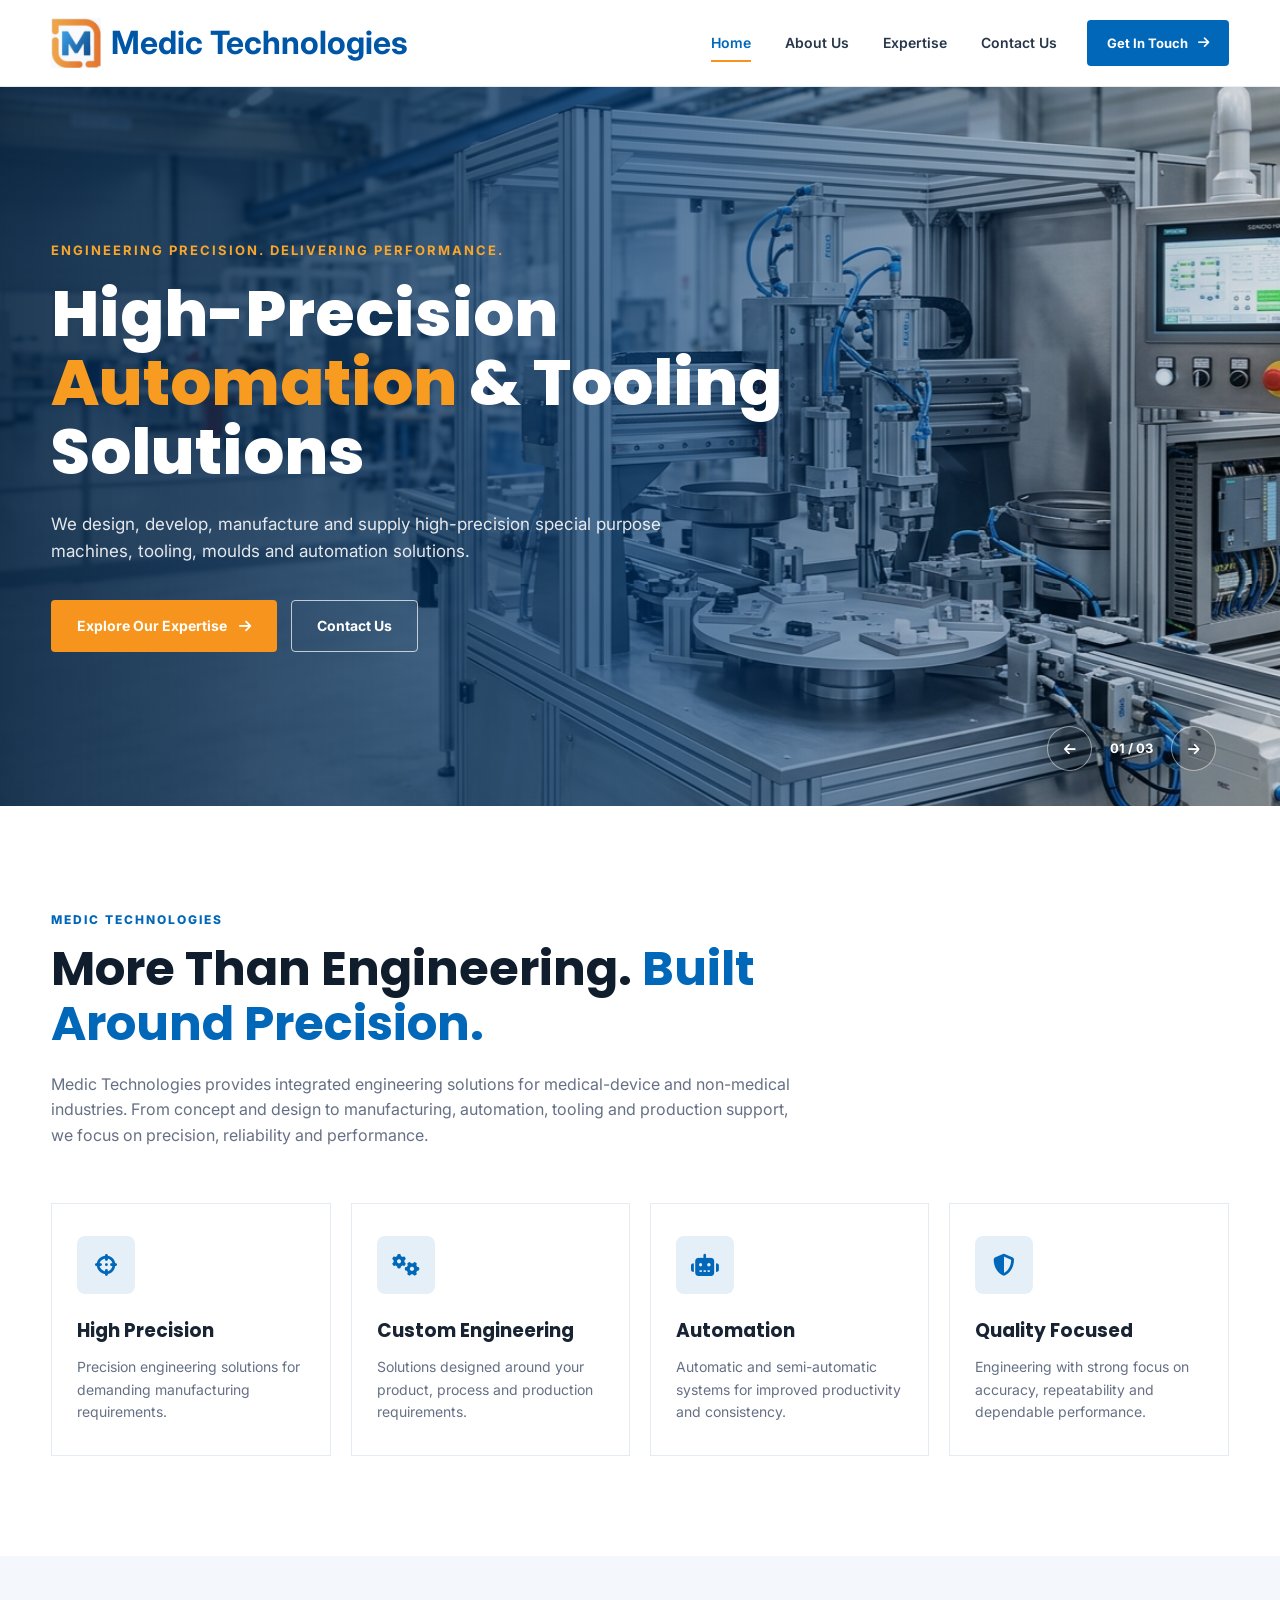
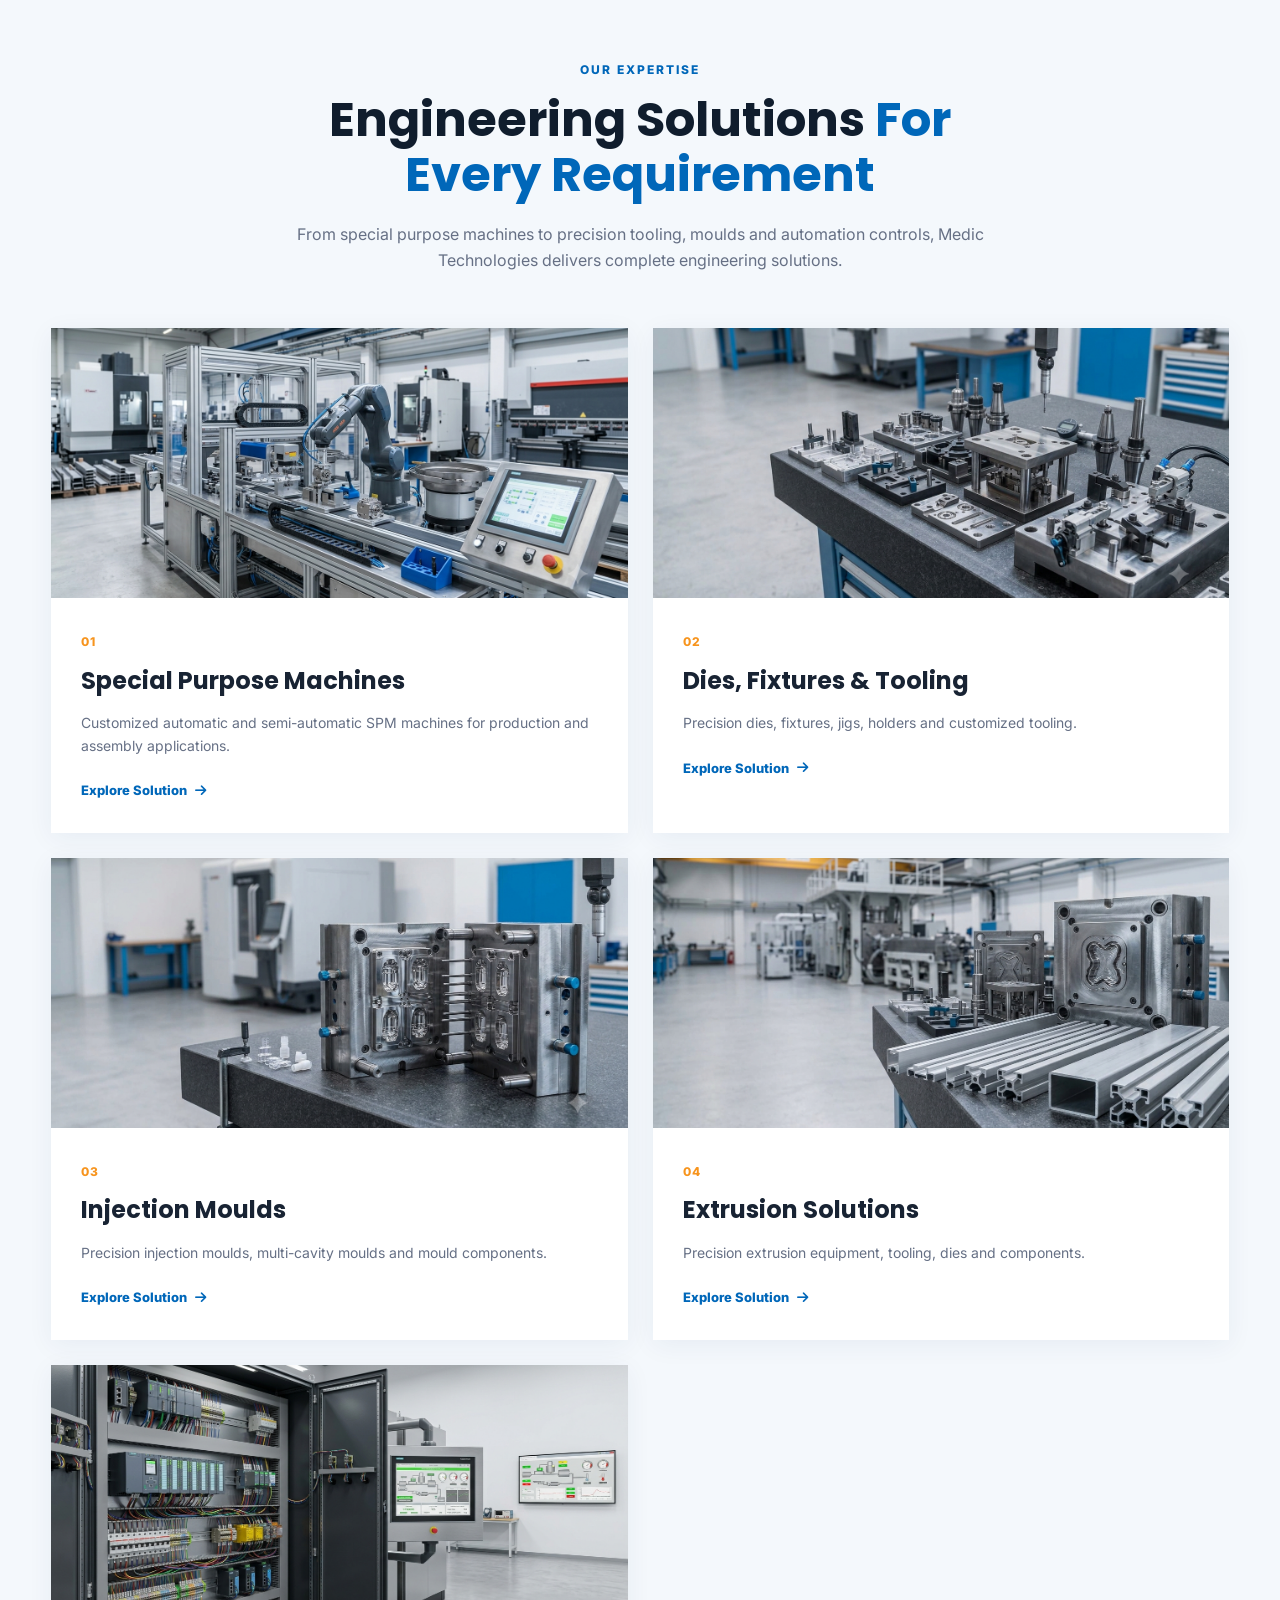
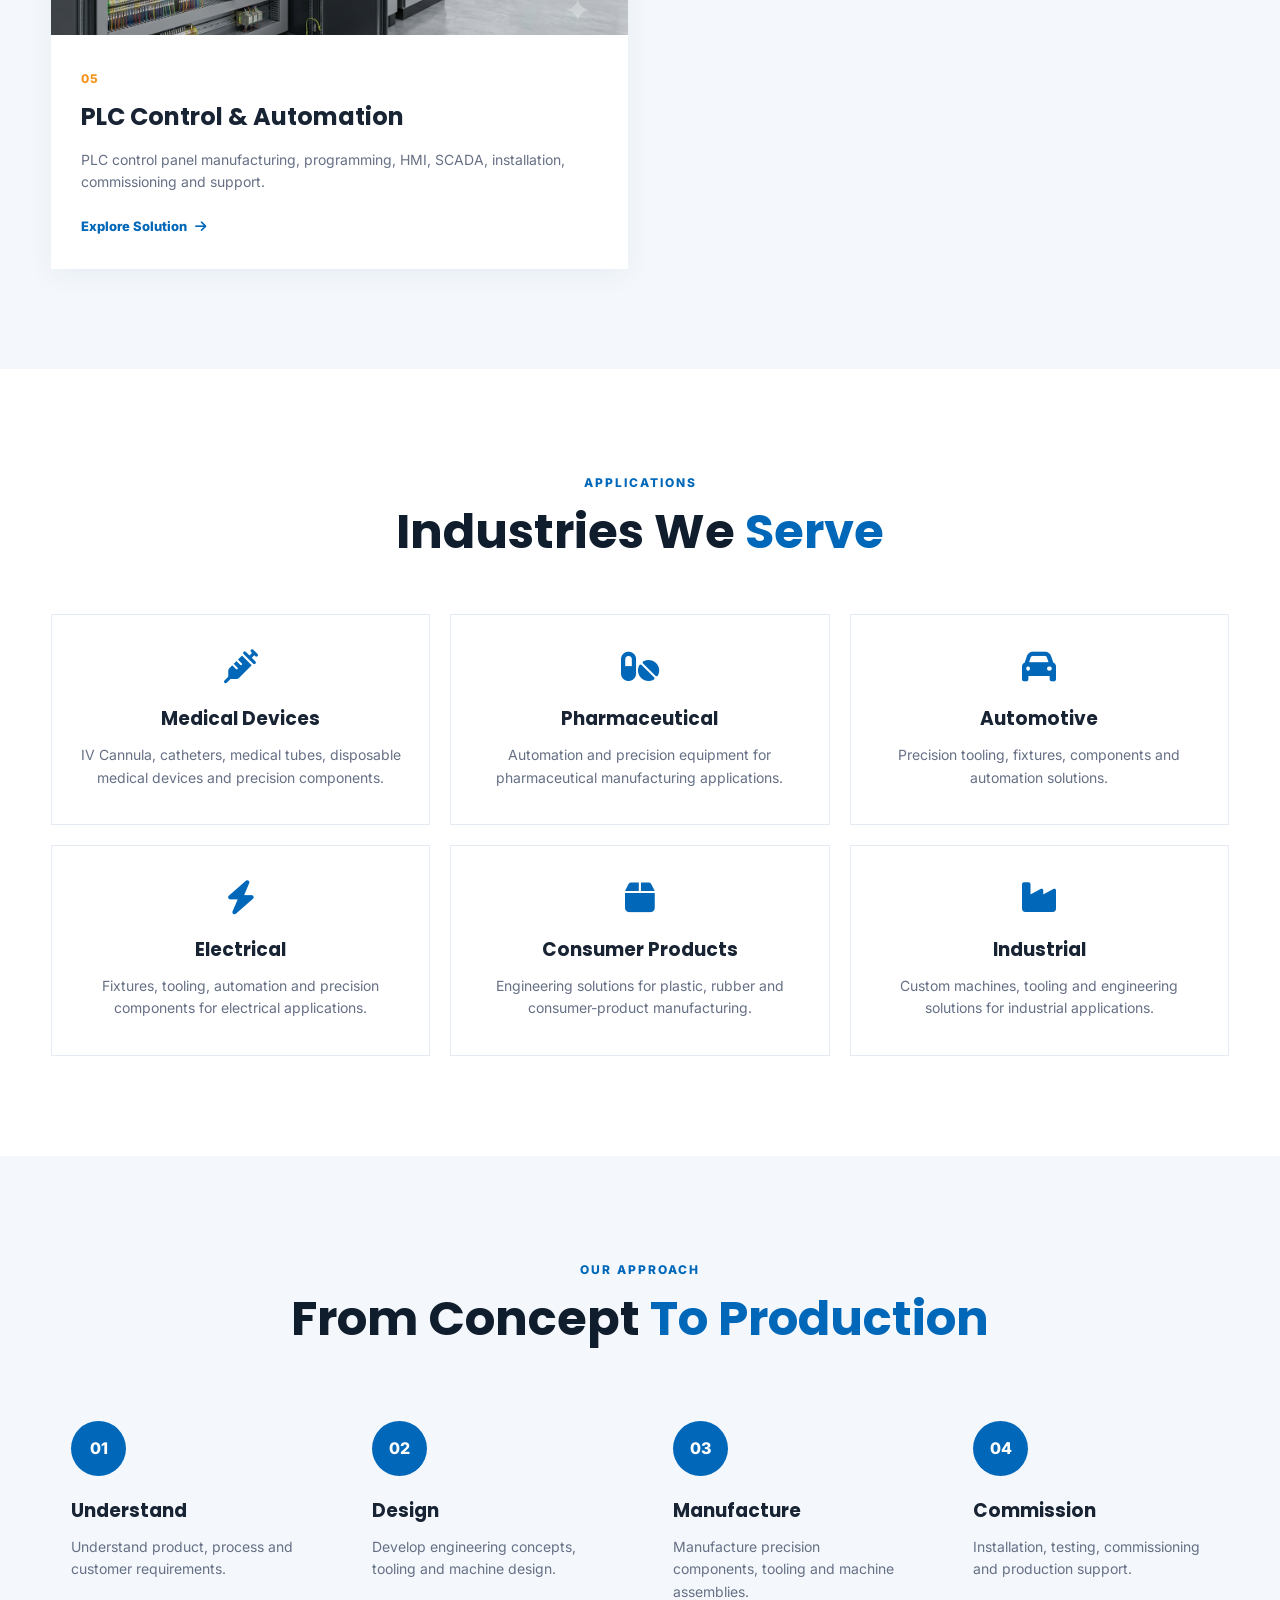
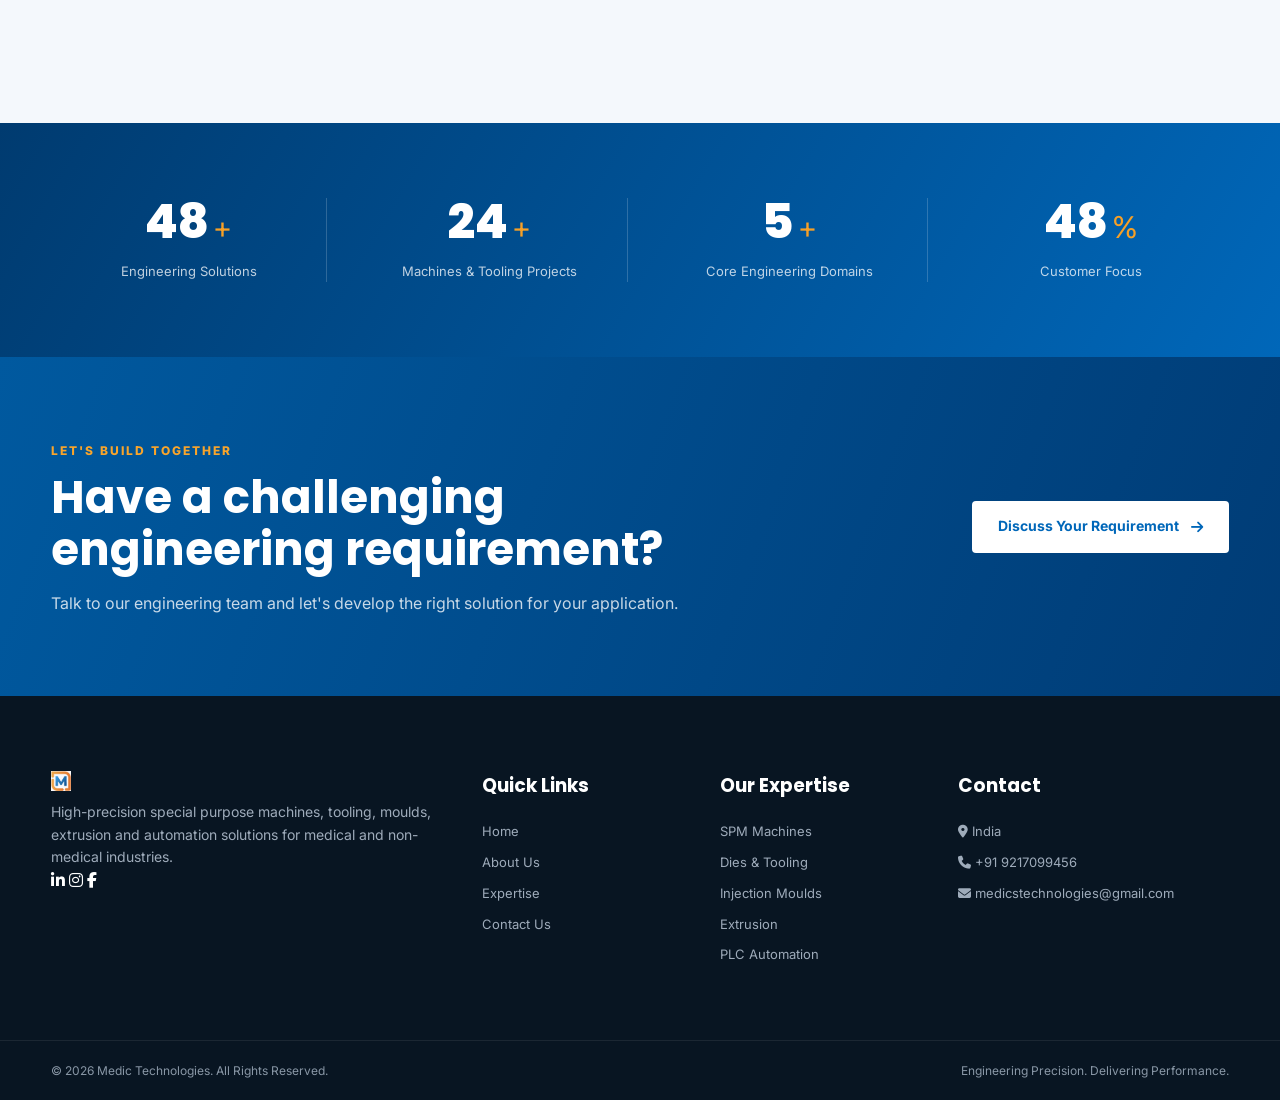
<file: index.html>
<!DOCTYPE html>
<html lang="en">

<head>
    <meta charset="UTF-8">
    <meta name="viewport" content="width=device-width, initial-scale=1.0">

    <title>Medic Technologies | Precision Engineering & Automation</title>

    <meta name="description"
        content="Medic Technologies provides high-precision special purpose machines, automation, tooling, moulds, extrusion solutions and PLC automation services.">

    <link rel="stylesheet" href="css/style.css">

    <!-- Google Font -->
    <link rel="preconnect" href="https://fonts.googleapis.com">
    <link rel="preconnect" href="https://fonts.gstatic.com" crossorigin>
    <link
        href="https://fonts.googleapis.com/css2?family=Inter:wght@400;500;600;700;800&family=Poppins:wght@500;600;700;800&display=swap"
        rel="stylesheet">

    <!-- Font Awesome -->
    <link rel="stylesheet"
        href="https://cdnjs.cloudflare.com/ajax/libs/font-awesome/6.5.2/css/all.min.css">
</head>

<body>

    <!-- ================= HEADER ================= -->

    <header class="header" id="header">

        <div class="container nav-container">

            <a href="index.html" class="logo">
                <img src="images/LOGO.jpeg" alt="Medic Technologies">
            </a>

            <h1 class="Brand">
            Medic
            <span>Technologies</span>
        </h1> 

            <nav class="navbar" id="navbar">

                <a href="index.html" class="nav-link active">Home</a>

                <a href="about.html" class="nav-link">About Us</a>

                <a href="expertise.html" class="nav-link">Expertise</a>

                <a href="contact.html" class="nav-link">Contact Us</a>

            </nav>

            <div class="nav-right">

                <a href="contact.html" class="header-btn">
                    Get In Touch
                    <i class="fa-solid fa-arrow-right"></i>
                </a>

                <button class="menu-toggle" id="menuToggle">
                    <i class="fa-solid fa-bars"></i>
                </button>

            </div>

        </div>

    </header>


    <!-- ================= HERO ================= -->

    <section class="hero">

        <div class="hero-slider">

            <!-- SLIDE 1 -->

            <div class="hero-slide active">

                <img src="images/spm1.png" alt="Precision Automation">

                <div class="hero-overlay"></div>

                <div class="container hero-content">

                    <span class="hero-small-title">
                        ENGINEERING PRECISION. DELIVERING PERFORMANCE.
                    </span>

                    <h1>
                        High-Precision
                        <span>Automation</span>
                        & Tooling Solutions
                    </h1>

                    <p>
                        We design, develop, manufacture and supply
                        high-precision special purpose machines, tooling,
                        moulds and automation solutions.
                    </p>

                    <div class="hero-buttons">

                        <a href="expertise.html" class="btn btn-primary">
                            Explore Our Expertise
                            <i class="fa-solid fa-arrow-right"></i>
                        </a>

                        <a href="contact.html" class="btn btn-outline">
                            Contact Us
                        </a>

                    </div>

                </div>

            </div>


            <!-- SLIDE 2 -->

            <div class="hero-slide">

                <img src="images/Automation.png" alt="Special Purpose Machines">

                <div class="hero-overlay"></div>

                <div class="container hero-content">

                    <span class="hero-small-title">
                        SPECIAL PURPOSE MACHINES
                    </span>

                    <h1>
                        Automation Built
                        <span>For Your Process</span>
                    </h1>

                    <p>
                        Customized automatic and semi-automatic machines
                        designed for demanding production and assembly
                        applications.
                    </p>

                    <div class="hero-buttons">

                        <a href="expertise.html#spm" class="btn btn-primary">
                            Explore SPM
                            <i class="fa-solid fa-arrow-right"></i>
                        </a>

                    </div>

                </div>

            </div>


            <!-- SLIDE 3 -->

            <div class="hero-slide">

                <img src="images/Die.png" alt="Precision Tooling">

                <div class="hero-overlay"></div>

                <div class="container hero-content">

                    <span class="hero-small-title">
                        DIES • MOULDS • TOOLING
                    </span>

                    <h1>
                        Precision
                        <span>In Every Detail</span>
                    </h1>

                    <p>
                        Precision-engineered dies, fixtures, moulds,
                        tooling and components developed according to
                        customer requirements.
                    </p>

                    <div class="hero-buttons">

                        <a href="expertise.html#tooling" class="btn btn-primary">
                            View Solutions
                            <i class="fa-solid fa-arrow-right"></i>
                        </a>

                    </div>

                </div>

            </div>

        </div>


        <div class="slider-controls">

            <button id="prevSlide">
                <i class="fa-solid fa-arrow-left"></i>
            </button>

            <span id="slideNumber">01 / 03</span>

            <button id="nextSlide">
                <i class="fa-solid fa-arrow-right"></i>
            </button>

        </div>

    </section>


    <!-- ================= INTRO ================= -->

    <section class="intro-section section-padding">

        <div class="container">

            <div class="section-heading reveal">

                <span class="section-tag">
                    MEDIC TECHNOLOGIES
                </span>

                <h2>
                    More Than Engineering.
                    <span>Built Around Precision.</span>
                </h2>

                <p>
                    Medic Technologies provides integrated engineering
                    solutions for medical-device and non-medical industries.
                    From concept and design to manufacturing, automation,
                    tooling and production support, we focus on precision,
                    reliability and performance.
                </p>

            </div>


            <div class="feature-grid">

                <div class="feature-card reveal">

                    <div class="feature-icon">
                        <i class="fa-solid fa-crosshairs"></i>
                    </div>

                    <h3>High Precision</h3>

                    <p>
                        Precision engineering solutions for demanding
                        manufacturing requirements.
                    </p>

                </div>


                <div class="feature-card reveal">

                    <div class="feature-icon">
                        <i class="fa-solid fa-gears"></i>
                    </div>

                    <h3>Custom Engineering</h3>

                    <p>
                        Solutions designed around your product,
                        process and production requirements.
                    </p>

                </div>


                <div class="feature-card reveal">

                    <div class="feature-icon">
                        <i class="fa-solid fa-robot"></i>
                    </div>

                    <h3>Automation</h3>

                    <p>
                        Automatic and semi-automatic systems for
                        improved productivity and consistency.
                    </p>

                </div>


                <div class="feature-card reveal">

                    <div class="feature-icon">
                        <i class="fa-solid fa-shield-halved"></i>
                    </div>

                    <h3>Quality Focused</h3>

                    <p>
                        Engineering with strong focus on accuracy,
                        repeatability and dependable performance.
                    </p>

                </div>

            </div>

        </div>

    </section>


    <!-- ================= SOLUTIONS ================= -->

    <section class="solutions-section section-padding">

        <div class="container">

            <div class="section-heading centered reveal">

                <span class="section-tag">
                    OUR EXPERTISE
                </span>

                <h2>
                    Engineering Solutions
                    <span>For Every Requirement</span>
                </h2>

                <p>
                    From special purpose machines to precision tooling,
                    moulds and automation controls, Medic Technologies
                    delivers complete engineering solutions.
                </p>

            </div>


            <div class="solutions-grid">

                <!-- SPM -->

                <article class="solution-card large reveal">

                    <div class="solution-image">

                        <img src="images/spm2.png"
                            alt="Special Purpose Machines">

                    </div>

                    <div class="solution-content">

                        <span class="solution-number">01</span>

                        <h3>
                            Special Purpose Machines
                        </h3>

                        <p>
                            Customized automatic and semi-automatic
                            SPM machines for production and assembly
                            applications.
                        </p>

                        <a href="expertise.html#spm">
                            Explore Solution
                            <i class="fa-solid fa-arrow-right"></i>
                        </a>

                    </div>

                </article>


                <!-- TOOLING -->

                <article class="solution-card reveal">

                    <div class="solution-image">

                        <img src="images/die1.png"
                            alt="Dies Fixtures and Tooling">

                    </div>

                    <div class="solution-content">

                        <span class="solution-number">02</span>

                        <h3>
                            Dies, Fixtures & Tooling
                        </h3>

                        <p>
                            Precision dies, fixtures, jigs, holders
                            and customized tooling.
                        </p>

                        <a href="expertise.html#tooling">
                            Explore Solution
                            <i class="fa-solid fa-arrow-right"></i>
                        </a>

                    </div>

                </article>


                <!-- MOULDS -->

                <article class="solution-card reveal">

                    <div class="solution-image">

                        <img src="images/moulds.png"
                            alt="Injection Moulds">

                    </div>

                    <div class="solution-content">

                        <span class="solution-number">03</span>

                        <h3>
                            Injection Moulds
                        </h3>

                        <p>
                            Precision injection moulds, multi-cavity
                            moulds and mould components.
                        </p>

                        <a href="expertise.html#moulds">
                            Explore Solution
                            <i class="fa-solid fa-arrow-right"></i>
                        </a>

                    </div>

                </article>


                <!-- EXTRUSION -->

                <article class="solution-card reveal">

                    <div class="solution-image">

                        <img src="images/extrusion.png"
                            alt="Extrusion Solutions">

                    </div>

                    <div class="solution-content">

                        <span class="solution-number">04</span>

                        <h3>
                            Extrusion Solutions
                        </h3>

                        <p>
                            Precision extrusion equipment, tooling,
                            dies and components.
                        </p>

                        <a href="expertise.html#extrusion">
                            Explore Solution
                            <i class="fa-solid fa-arrow-right"></i>
                        </a>

                    </div>

                </article>


                <!-- PLC -->

                <article class="solution-card large reveal">

                    <div class="solution-image">

                        <img src="images/plc.png"
                            alt="PLC Control Panel">

                    </div>

                    <div class="solution-content">

                        <span class="solution-number">05</span>

                        <h3>
                            PLC Control & Automation
                        </h3>

                        <p>
                            PLC control panel manufacturing, programming,
                            HMI, SCADA, installation, commissioning and
                            support.
                        </p>

                        <a href="expertise.html#plc">
                            Explore Solution
                            <i class="fa-solid fa-arrow-right"></i>
                        </a>

                    </div>

                </article>

            </div>

        </div>

    </section>


    <!-- ================= INDUSTRIES ================= -->

    <section class="industries-section section-padding">

        <div class="container">

            <div class="section-heading centered reveal">

                <span class="section-tag">
                    APPLICATIONS
                </span>

                <h2>
                    Industries We
                    <span>Serve</span>
                </h2>

            </div>


            <div class="industry-grid">

                <div class="industry-card reveal">
                    <i class="fa-solid fa-syringe"></i>
                    <h3>Medical Devices</h3>
                    <p>
                        IV Cannula, catheters, medical tubes,
                        disposable medical devices and precision
                        components.
                    </p>
                </div>


                <div class="industry-card reveal">
                    <i class="fa-solid fa-pills"></i>
                    <h3>Pharmaceutical</h3>
                    <p>
                        Automation and precision equipment for
                        pharmaceutical manufacturing applications.
                    </p>
                </div>


                <div class="industry-card reveal">
                    <i class="fa-solid fa-car"></i>
                    <h3>Automotive</h3>
                    <p>
                        Precision tooling, fixtures, components
                        and automation solutions.
                    </p>
                </div>


                <div class="industry-card reveal">
                    <i class="fa-solid fa-bolt"></i>
                    <h3>Electrical</h3>
                    <p>
                        Fixtures, tooling, automation and precision
                        components for electrical applications.
                    </p>
                </div>


                <div class="industry-card reveal">
                    <i class="fa-solid fa-box"></i>
                    <h3>Consumer Products</h3>
                    <p>
                        Engineering solutions for plastic, rubber
                        and consumer-product manufacturing.
                    </p>
                </div>


                <div class="industry-card reveal">
                    <i class="fa-solid fa-industry"></i>
                    <h3>Industrial</h3>
                    <p>
                        Custom machines, tooling and engineering
                        solutions for industrial applications.
                    </p>
                </div>

            </div>

        </div>

    </section>


    <!-- ================= PROCESS ================= -->

    <section class="process-section section-padding">

        <div class="container">

            <div class="section-heading centered reveal">

                <span class="section-tag">
                    OUR APPROACH
                </span>

                <h2>
                    From Concept
                    <span>To Production</span>
                </h2>

            </div>


            <div class="process-line">

                <div class="process-step reveal">

                    <div class="process-number">01</div>

                    <h3>Understand</h3>

                    <p>
                        Understand product, process and
                        customer requirements.
                    </p>

                </div>


                <div class="process-step reveal">

                    <div class="process-number">02</div>

                    <h3>Design</h3>

                    <p>
                        Develop engineering concepts,
                        tooling and machine design.
                    </p>

                </div>


                <div class="process-step reveal">

                    <div class="process-number">03</div>

                    <h3>Manufacture</h3>

                    <p>
                        Manufacture precision components,
                        tooling and machine assemblies.
                    </p>

                </div>


                <div class="process-step reveal">

                    <div class="process-number">04</div>

                    <h3>Commission</h3>

                    <p>
                        Installation, testing, commissioning
                        and production support.
                    </p>

                </div>

            </div>

        </div>

    </section>


    <!-- ================= STATS ================= -->

    <section class="stats-section">

        <div class="container stats-grid">

            <div class="stat-item reveal">

                <strong data-count="100">0</strong>
                <span>+</span>

                <p>
                    Engineering Solutions
                </p>

            </div>


            <div class="stat-item reveal">

                <strong data-count="50">0</strong>
                <span>+</span>

                <p>
                    Machines & Tooling Projects
                </p>

            </div>


            <div class="stat-item reveal">

                <strong data-count="5">0</strong>
                <span>+</span>

                <p>
                    Core Engineering Domains
                </p>

            </div>


            <div class="stat-item reveal">

                <strong data-count="100">0</strong>
                <span>%</span>

                <p>
                    Customer Focus
                </p>

            </div>

        </div>

    </section>


    <!-- ================= CTA ================= -->

    <section class="cta-section">

        <div class="container cta-content reveal">

            <div>

                <span class="section-tag light">
                    LET'S BUILD TOGETHER
                </span>

                <h2>
                    Have a challenging
                    engineering requirement?
                </h2>

                <p>
                    Talk to our engineering team and let's develop
                    the right solution for your application.
                </p>

            </div>

            <a href="contact.html" class="btn btn-white">

                Discuss Your Requirement

                <i class="fa-solid fa-arrow-right"></i>

            </a>

        </div>

    </section>


    <!-- ================= FOOTER ================= -->

    <footer class="footer">

        <div class="container footer-grid">

            <div class="footer-about">

                <img src="images/LOGO.jpeg"
                    alt="Medic Technologies"
                    class="footer-logo">

                <p>
                    High-precision special purpose machines,
                    tooling, moulds, extrusion and automation
                    solutions for medical and non-medical industries.
                </p>

                <div class="social-links">

                    <a href="https://www.linkedin.com/in/medic-technologies-285a8042b?utm_source=share_via&utm_content=profile&utm_medium=member_android" aria-label="LinkedIn">
                        <i class="fa-brands fa-linkedin-in"></i>
                    </a>

                    <a href="#" aria-label="Instagram">
                        <i class="fa-brands fa-instagram"></i>
                    </a>

                    <a href="#" aria-label="Facebook">
                        <i class="fa-brands fa-facebook-f"></i>
                    </a>

                </div>

            </div>


            <div class="footer-column">

                <h3>Quick Links</h3>

                <a href="index.html">Home</a>
                <a href="about.html">About Us</a>
                <a href="expertise.html">Expertise</a>
                <a href="contact.html">Contact Us</a>

            </div>


            <div class="footer-column">

                <h3>Our Expertise</h3>

                <a href="expertise.html#spm">SPM Machines</a>
                <a href="expertise.html#tooling">Dies & Tooling</a>
                <a href="expertise.html#moulds">Injection Moulds</a>
                <a href="expertise.html#extrusion">Extrusion</a>
                <a href="expertise.html#plc">PLC Automation</a>

            </div>


            <div class="footer-column">

                <h3>Contact</h3>

                <p>
                    <i class="fa-solid fa-location-dot"></i>
                    India
                </p>

                <p>
                    <i class="fa-solid fa-phone"></i>
                    +91 9217099456
                </p>

                <p>
                    <i class="fa-solid fa-envelope"></i>
                    medicstechnologies@gmail.com
                </p>

            </div>

        </div>


        <div class="footer-bottom">

            <div class="container">

                <p>
                    © 2026 Medic Technologies.
                    All Rights Reserved.
                </p>

                <p>
                    Engineering Precision. Delivering Performance.
                </p>

            </div>

        </div>

    </footer>


    <script src="js/script.js"></script>

</body>

</html>
</file>
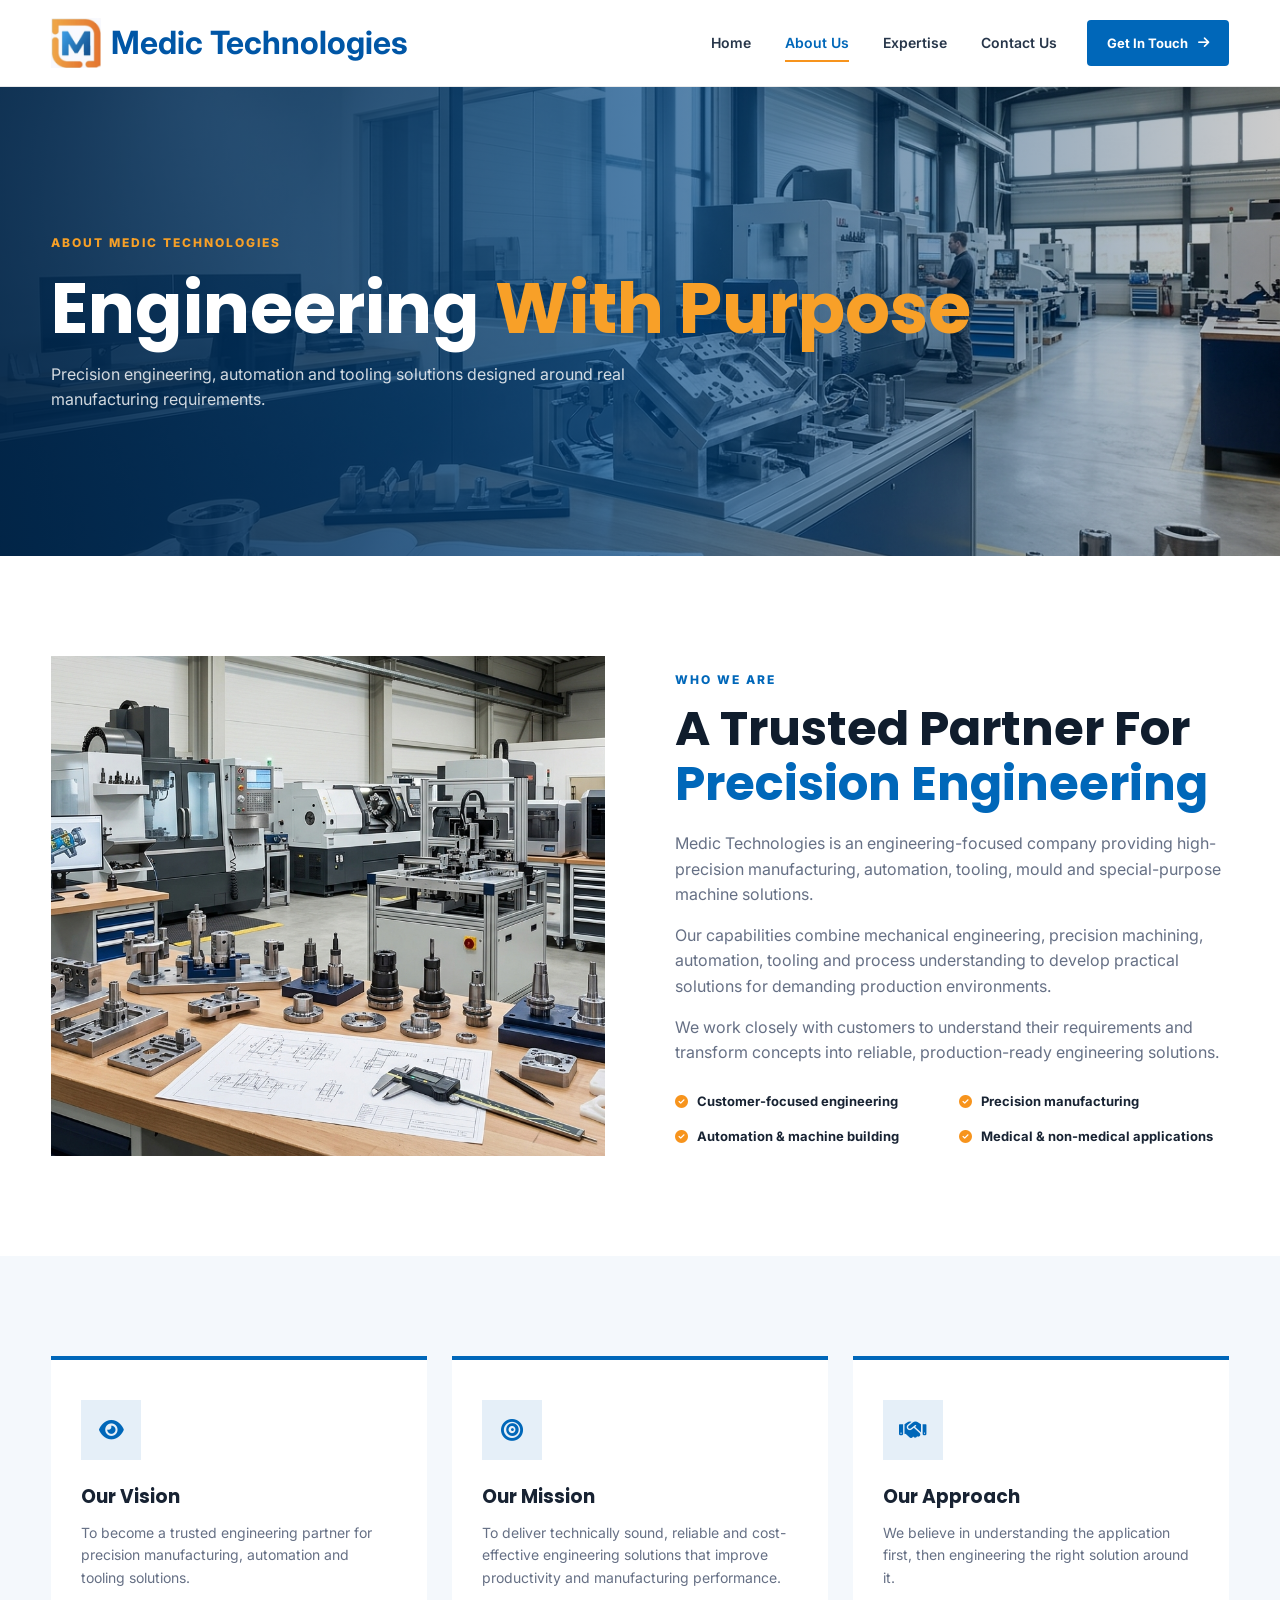
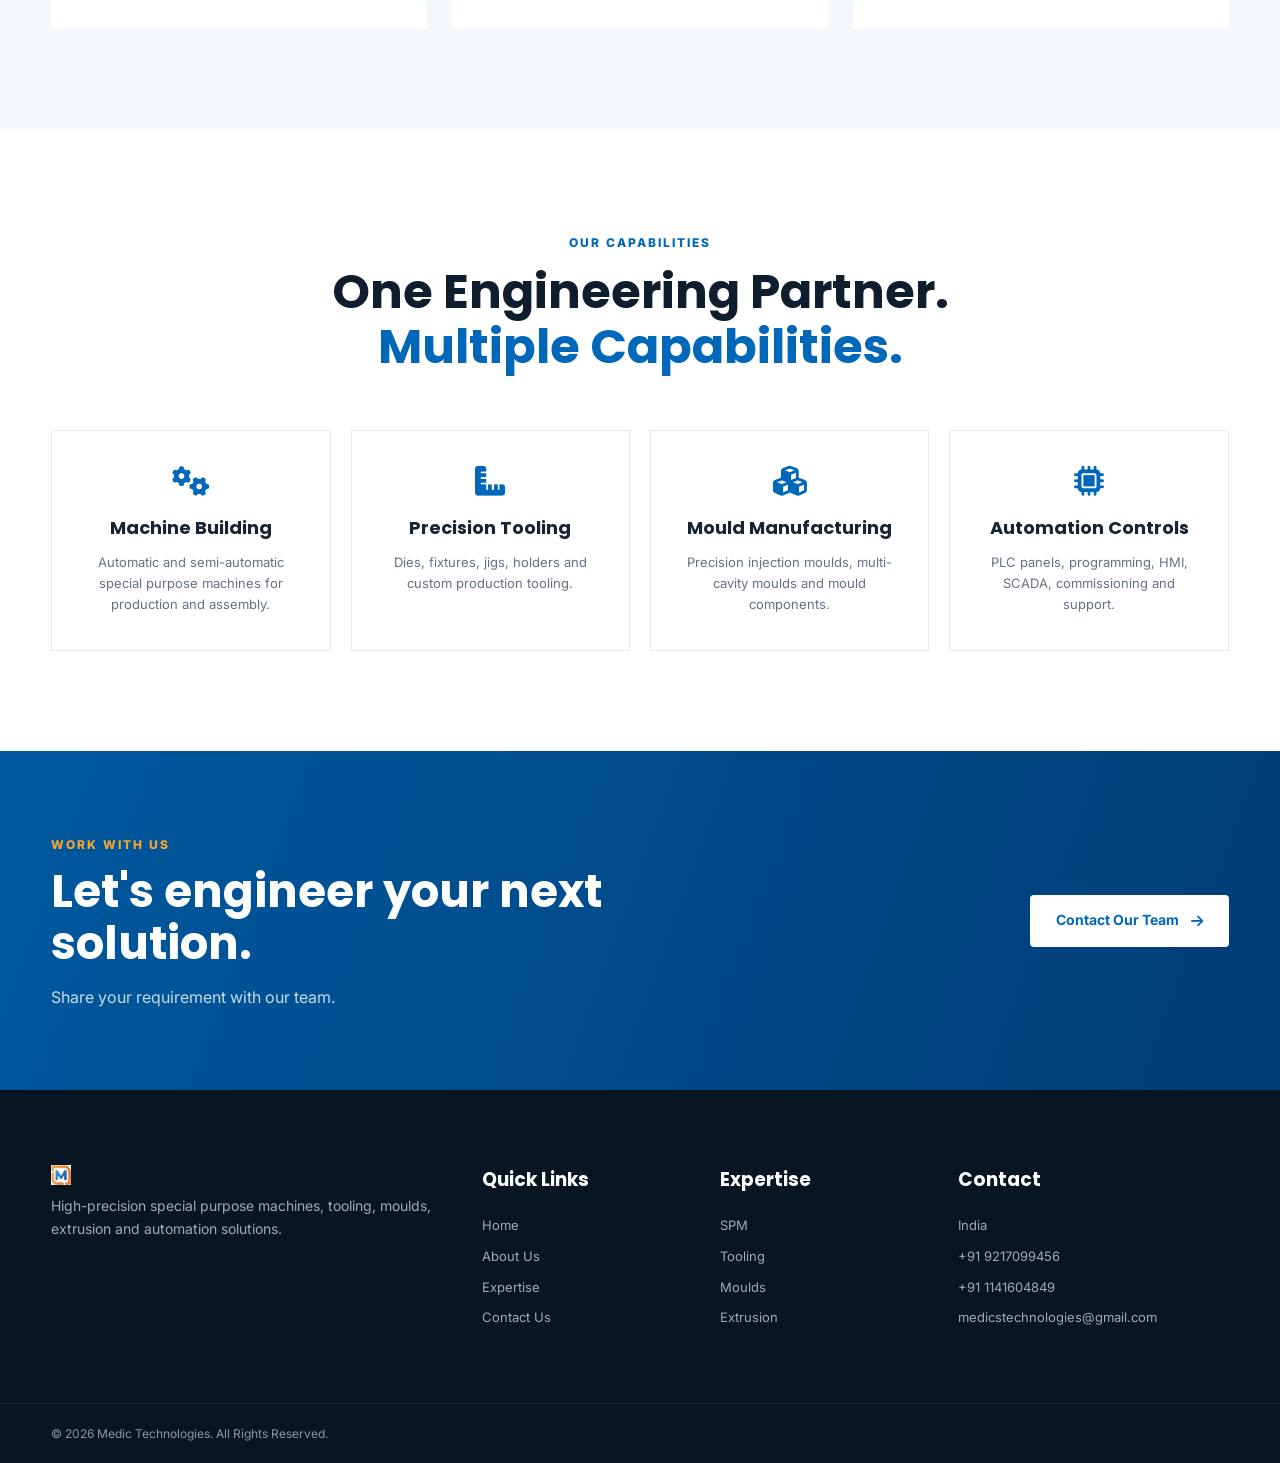
<file: about.html>
<!DOCTYPE html>
<html lang="en">

<head>

    <meta charset="UTF-8">
    <meta name="viewport" content="width=device-width, initial-scale=1.0">

    <title>About Us | Medic Technologies</title>

    <link rel="stylesheet" href="css/style.css">

    <link rel="preconnect" href="https://fonts.googleapis.com">
    <link rel="preconnect" href="https://fonts.gstatic.com" crossorigin>

    <link
        href="https://fonts.googleapis.com/css2?family=Inter:wght@400;500;600;700;800&family=Poppins:wght@500;600;700;800&display=swap"
        rel="stylesheet">

    <link rel="stylesheet"
        href="https://cdnjs.cloudflare.com/ajax/libs/font-awesome/6.5.2/css/all.min.css">

</head>

<body>


<header class="header">

    <div class="container nav-container">

        <a href="index.html" class="logo">
            <img src="images/LOGO.jpeg" alt="Medic Technologies">

                       
        </a>

        <h1 class="Brand">
            Medic
            <span>Technologies</span>
        </h1>
        
        
         

        
        <nav class="navbar" id="navbar">

            <a href="index.html" class="nav-link">Home</a>

            <a href="about.html" class="nav-link active">About Us</a>

            <a href="expertise.html" class="nav-link">Expertise</a>

            <a href="contact.html" class="nav-link">Contact Us</a>

        </nav>

        <div class="nav-right">

            <a href="contact.html" class="header-btn">
                Get In Touch
                <i class="fa-solid fa-arrow-right"></i>
            </a>

            <button class="menu-toggle" id="menuToggle">
                <i class="fa-solid fa-bars"></i>
            </button>

        </div>

    </div>

</header>


<!-- PAGE HERO -->

<section class="page-hero">

    <div class="page-hero-bg"
        style="background-image:url('images/about.png');">
    </div>

    <div class="page-hero-overlay"></div>

    <div class="container page-hero-content">

        <span>ABOUT MEDIC TECHNOLOGIES</span>

        <h1>
            Engineering
            <span>With Purpose</span>
        </h1>

        <p>
            Precision engineering, automation and tooling solutions
            designed around real manufacturing requirements.
        </p>

    </div>

</section>


<!-- COMPANY -->

<section class="about-main section-padding">

    <div class="container about-grid">

        <div class="about-image reveal">

            <img src="images/who.png"
                alt="Medic Technologies Facility">

            <!--<div class="experience-box">

                <strong>PRECISION</strong>

                <span>
                    Engineering
                    Solutions
                </span>

            </div>-->

        </div>


        <div class="about-content reveal">

            <span class="section-tag">
                WHO WE ARE
            </span>

            <h2>
                A Trusted Partner For
                <span>Precision Engineering</span>
            </h2>

            <p>
                Medic Technologies is an engineering-focused company
                providing high-precision manufacturing, automation,
                tooling, mould and special-purpose machine solutions.
            </p>

            <p>
                Our capabilities combine mechanical engineering,
                precision machining, automation, tooling and process
                understanding to develop practical solutions for
                demanding production environments.
            </p>

            <p>
                We work closely with customers to understand their
                requirements and transform concepts into reliable,
                production-ready engineering solutions.
            </p>

            <div class="about-points">

                <div>
                    <i class="fa-solid fa-circle-check"></i>
                    Customer-focused engineering
                </div>

                <div>
                    <i class="fa-solid fa-circle-check"></i>
                    Precision manufacturing
                </div>

                <div>
                    <i class="fa-solid fa-circle-check"></i>
                    Automation & machine building
                </div>

                <div>
                    <i class="fa-solid fa-circle-check"></i>
                    Medical & non-medical applications
                </div>

            </div>

        </div>

    </div>

</section>


<!-- VISION -->

<section class="mission-section section-padding">

    <div class="container">

        <div class="mission-grid">

            <div class="mission-card reveal">

                <div class="mission-icon">
                    <i class="fa-solid fa-eye"></i>
                </div>

                <h3>Our Vision</h3>

                <p>
                    To become a trusted engineering partner for
                    precision manufacturing, automation and tooling
                    solutions.
                </p>

            </div>


            <div class="mission-card reveal">

                <div class="mission-icon">
                    <i class="fa-solid fa-bullseye"></i>
                </div>

                <h3>Our Mission</h3>

                <p>
                    To deliver technically sound, reliable and
                    cost-effective engineering solutions that improve
                    productivity and manufacturing performance.
                </p>

            </div>


            <div class="mission-card reveal">

                <div class="mission-icon">
                    <i class="fa-solid fa-handshake"></i>
                </div>

                <h3>Our Approach</h3>

                <p>
                    We believe in understanding the application first,
                    then engineering the right solution around it.
                </p>

            </div>

        </div>

    </div>

</section>


<!-- CAPABILITIES -->

<section class="capability-section section-padding">

    <div class="container">

        <div class="section-heading centered reveal">

            <span class="section-tag">
                OUR CAPABILITIES
            </span>

            <h2>
                One Engineering Partner.
                <span>Multiple Capabilities.</span>
            </h2>

        </div>


        <div class="capability-grid">

            <div class="capability-item reveal">

                <i class="fa-solid fa-gears"></i>

                <h3>Machine Building</h3>

                <p>
                    Automatic and semi-automatic special purpose
                    machines for production and assembly.
                </p>

            </div>


            <div class="capability-item reveal">

                <i class="fa-solid fa-ruler-combined"></i>

                <h3>Precision Tooling</h3>

                <p>
                    Dies, fixtures, jigs, holders and custom
                    production tooling.
                </p>

            </div>


            <div class="capability-item reveal">

                <i class="fa-solid fa-cubes"></i>

                <h3>Mould Manufacturing</h3>

                <p>
                    Precision injection moulds, multi-cavity moulds
                    and mould components.
                </p>

            </div>


            <div class="capability-item reveal">

                <i class="fa-solid fa-microchip"></i>

                <h3>Automation Controls</h3>

                <p>
                    PLC panels, programming, HMI, SCADA,
                    commissioning and support.
                </p>

            </div>

        </div>

    </div>

</section>


<!-- CTA -->

<section class="cta-section">

    <div class="container cta-content reveal">

        <div>

            <span class="section-tag light">
                WORK WITH US
            </span>

            <h2>
                Let's engineer your next solution.
            </h2>

            <p>
                Share your requirement with our team.
            </p>

        </div>

        <a href="contact.html" class="btn btn-white">
            Contact Our Team
            <i class="fa-solid fa-arrow-right"></i>
        </a>

    </div>

</section>


<footer class="footer">

    <div class="container footer-grid">

        <div class="footer-about">

            <img src="images/LOGO.jpeg"
                alt="Medic Technologies"
                class="footer-logo">

            <p>
                High-precision special purpose machines,
                tooling, moulds, extrusion and automation solutions.
            </p>

        </div>


        <div class="footer-column">

            <h3>Quick Links</h3>

            <a href="index.html">Home</a>
            <a href="about.html">About Us</a>
            <a href="expertise.html">Expertise</a>
            <a href="contact.html">Contact Us</a>

        </div>


        <div class="footer-column">

            <h3>Expertise</h3>

            <a href="expertise.html#spm">SPM</a>
            <a href="expertise.html#tooling">Tooling</a>
            <a href="expertise.html#moulds">Moulds</a>
            <a href="expertise.html#extrusion">Extrusion</a>

        </div>


        <div class="footer-column">

            <h3>Contact</h3>

            <p>India</p>
            <p>+91 9217099456</p>
            <p>+91 1141604849</p>
            <p>medicstechnologies@gmail.com</p>

        </div>

    </div>


    <div class="footer-bottom">

        <div class="container">

            <p>
                © 2026 Medic Technologies. All Rights Reserved.
            </p>

        </div>

    </div>

</footer>


<script src="js/script.js"></script>

</body>
</html>
</file>
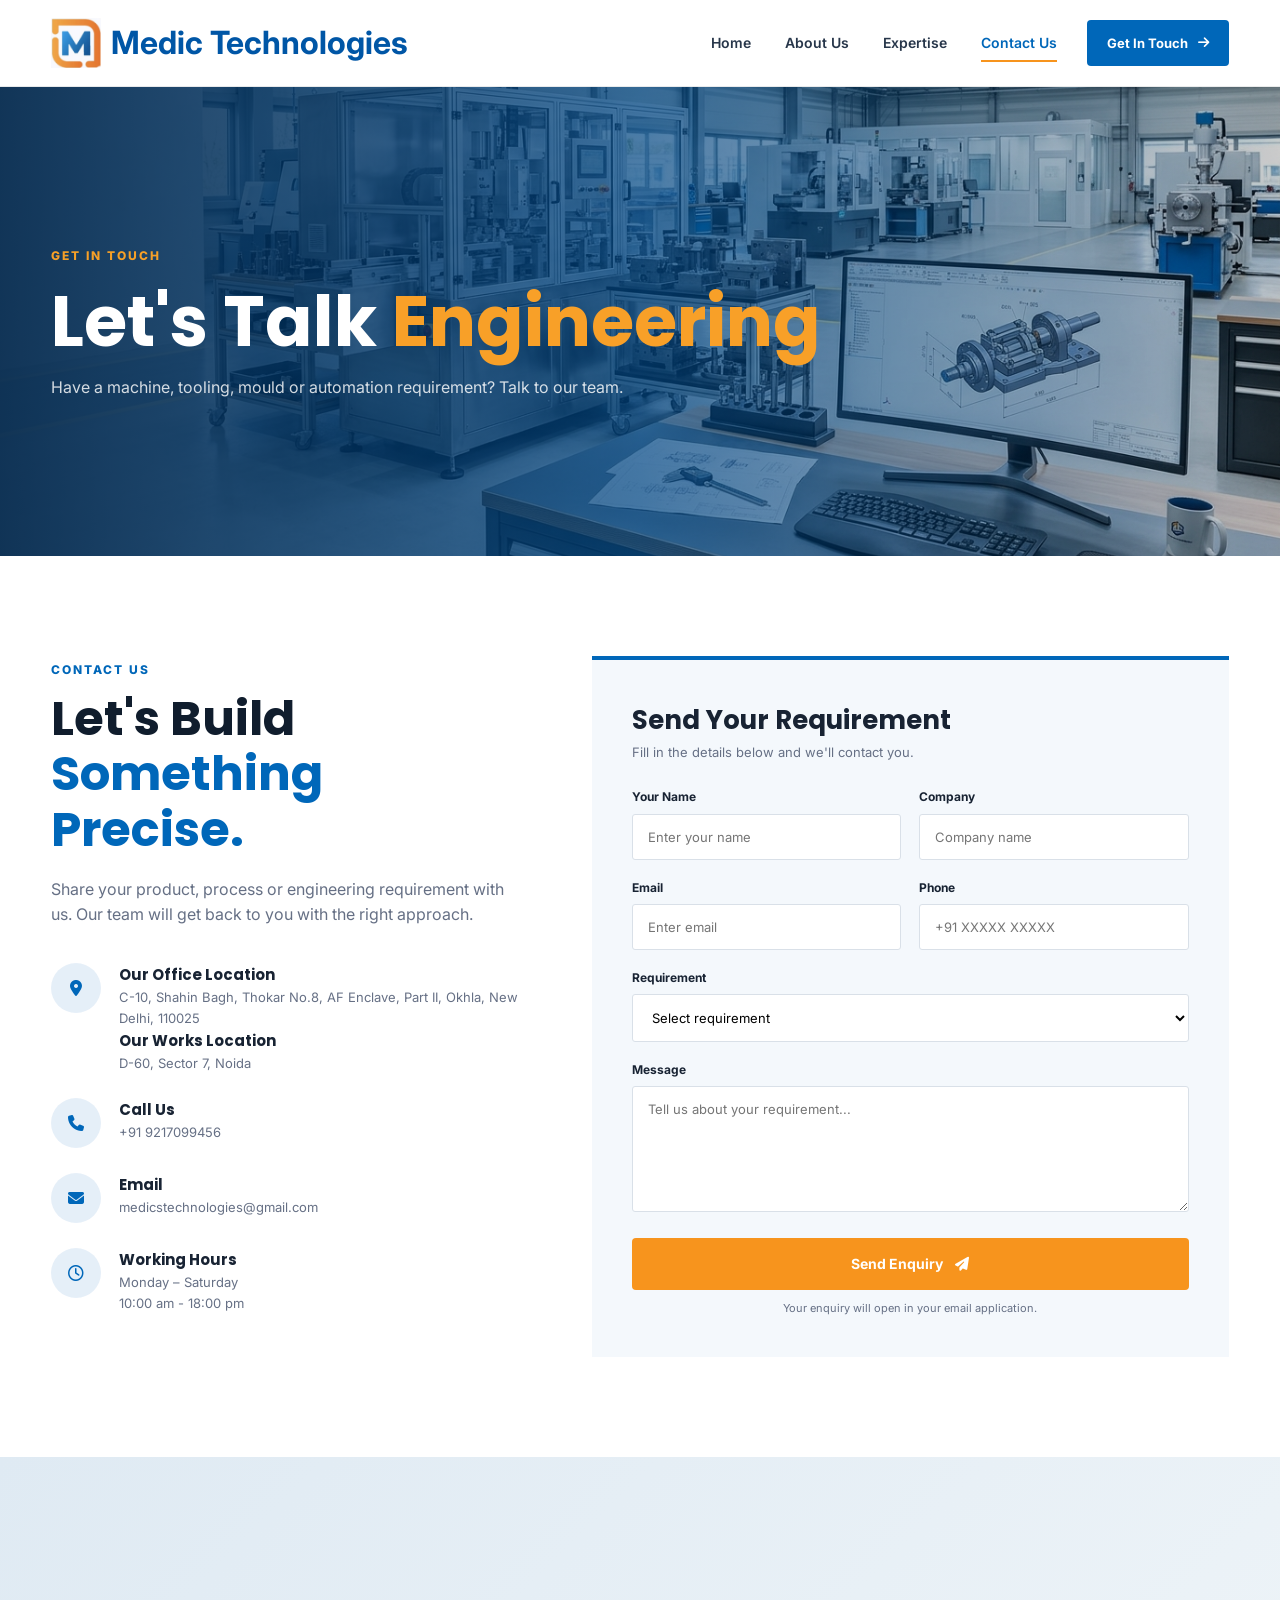
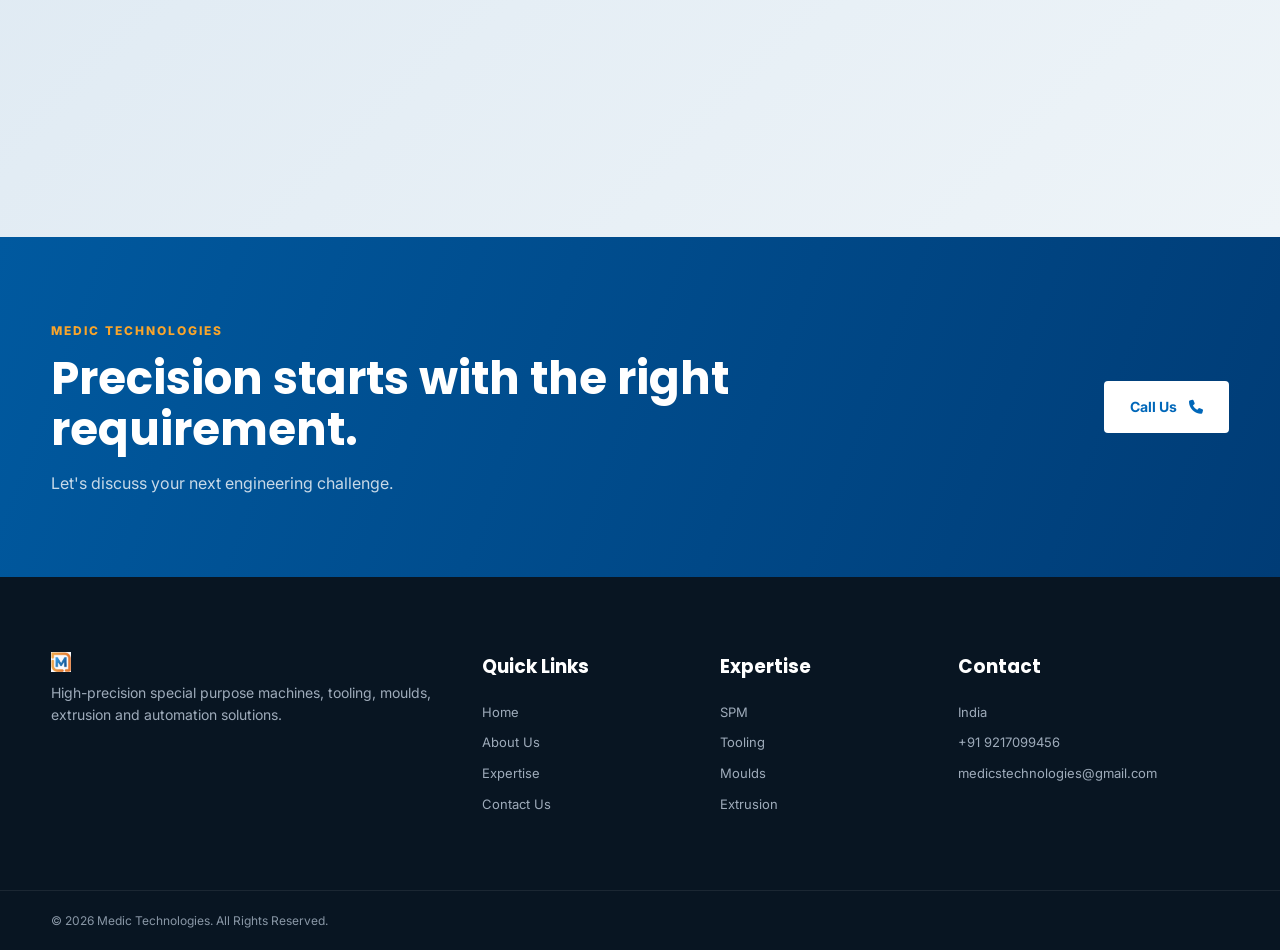
<file: contact.html>
<!DOCTYPE html>
<html lang="en">

<head>

    <meta charset="UTF-8">
    <meta name="viewport" content="width=device-width, initial-scale=1.0">

    <title>Contact Us | Medic Technologies</title>

    <link rel="stylesheet" href="css/style.css">

    <link rel="preconnect" href="https://fonts.googleapis.com">
    <link rel="preconnect" href="https://fonts.gstatic.com" crossorigin>

    <link
        href="https://fonts.googleapis.com/css2?family=Inter:wght@400;500;600;700;800&family=Poppins:wght@500;600;700;800&display=swap"
        rel="stylesheet">

    <link rel="stylesheet"
        href="https://cdnjs.cloudflare.com/ajax/libs/font-awesome/6.5.2/css/all.min.css">

</head>

<body>


<header class="header">

    <div class="container nav-container">

        <a href="index.html" class="logo">
            <img src="images/LOGO.jpeg" alt="Medic Technologies">
        </a>

         <h1 class="Brand">
            Medic
            <span>Technologies</span>
        </h1> 

        <nav class="navbar" id="navbar">

            <a href="index.html" class="nav-link">Home</a>

            <a href="about.html" class="nav-link">About Us</a>

            <a href="expertise.html" class="nav-link">Expertise</a>

            <a href="contact.html" class="nav-link active">Contact Us</a>

        </nav>

        <div class="nav-right">

            <a href="contact.html" class="header-btn">
                Get In Touch
                <i class="fa-solid fa-arrow-right"></i>
            </a>

            <button class="menu-toggle" id="menuToggle">
                <i class="fa-solid fa-bars"></i>
            </button>

        </div>

    </div>

</header>


<section class="page-hero">

    <div class="page-hero-bg"
        style="background-image:url('images/touch.png');">
    </div>

    <div class="page-hero-overlay"></div>

    <div class="container page-hero-content">

        <span>GET IN TOUCH</span>

        <h1>
            Let's Talk
            <span>Engineering</span>
        </h1>

        <p>
            Have a machine, tooling, mould or automation requirement?
            Talk to our team.
        </p>

    </div>

</section>


<section class="contact-section section-padding">

    <div class="container contact-grid">


        <!-- CONTACT INFO -->

        <div class="contact-info reveal">

            <span class="section-tag">
                CONTACT US
            </span>

            <h2>
                Let's Build
                <span>Something Precise.</span>
            </h2>

            <p>
                Share your product, process or engineering requirement
                with us. Our team will get back to you with the right
                approach.
            </p>


            <div class="contact-item">

                <div class="contact-icon">
                    <i class="fa-solid fa-location-dot"></i>
                </div>

                <div>

                    <h3>Our Office Location</h3>

                    <p>
                        C-10, Shahin Bagh, Thokar No.8, AF Enclave, Part II, Okhla, New Delhi, 110025
                    </p>

                     <h3>Our Works Location</h3>

                    <p>
                        D-60, Sector 7, Noida
                    </p>

                </div>

            </div>


            <div class="contact-item">

                <div class="contact-icon">
                    <i class="fa-solid fa-phone"></i>
                </div>

                <div>

                    <h3>Call Us</h3>

                    <p>
                        +91 9217099456
                    </p>

                </div>

            </div>


            <div class="contact-item">

                <div class="contact-icon">
                    <i class="fa-solid fa-envelope"></i>
                </div>

                <div>

                    <h3>Email</h3>

                    <p>
                        medicstechnologies@gmail.com
                    </p>

                </div>

            </div>


            <div class="contact-item">

                <div class="contact-icon">
                    <i class="fa-regular fa-clock"></i>
                </div>

                <div>

                    <h3>Working Hours</h3>

                    <p>
                        Monday – Saturday
                    </p>

                     <p>
                        10:00 am - 18:00 pm
                    </p>


                </div>

            </div>

        </div>


        <!-- FORM -->

        <div class="contact-form-wrapper reveal">

            <form id="contactForm" class="contact-form">

                <div class="form-heading">

                    <h3>
                        Send Your Requirement
                    </h3>

                    <p>
                        Fill in the details below and we'll contact you.
                    </p>

                </div>


                <div class="form-row">

                    <div class="form-group">

                        <label>
                            Your Name
                        </label>

                        <input
                            type="text"
                            name="name"
                            placeholder="Enter your name"
                            required>

                    </div>


                    <div class="form-group">

                        <label>
                            Company
                        </label>

                        <input
                            type="text"
                            name="company"
                            placeholder="Company name">

                    </div>

                </div>


                <div class="form-row">

                    <div class="form-group">

                        <label>
                            Email
                        </label>

                        <input
                            type="email"
                            name="email"
                            placeholder="Enter email"
                            required>

                    </div>


                    <div class="form-group">

                        <label>
                            Phone
                        </label>

                        <input
                            type="tel"
                            name="phone"
                            placeholder="+91 XXXXX XXXXX"
                            required>

                    </div>

                </div>


                <div class="form-group">

                    <label>
                        Requirement
                    </label>

                    <select name="requirement">

                        <option value="">
                            Select requirement
                        </option>

                        <option>
                            Special Purpose Machine
                        </option>

                        <option>
                            Dies / Fixtures / Tooling
                        </option>

                        <option>
                            Injection Mould
                        </option>

                        <option>
                            Extrusion Solution
                        </option>

                        <option>
                            PLC / Automation
                        </option>

                        <option>
                            Medical Device Application
                        </option>

                        <option>
                            Other
                        </option>

                    </select>

                </div>


                <div class="form-group">

                    <label>
                        Message
                    </label>

                    <textarea
                        name="message"
                        rows="6"
                        placeholder="Tell us about your requirement..."
                        required></textarea>

                </div>


                <button
                    type="submit"
                    class="btn btn-primary form-submit">

                    Send Enquiry

                    <i class="fa-solid fa-paper-plane"></i>

                </button>

                <p class="form-note">
                    Your enquiry will open in your email application.
                </p>

            </form>

        </div>

    </div>

</section>


<!-- MAP PLACEHOLDER -->

<section class="map-section">

    <div class="map-placeholder">

      <div>

            <!--  <i class="fa-solid fa-location-dot"></i>

            <h3>
                Medic Technologies
            </h3>

            <p>
                India
            </p> -->

            <!-- Google Map Embed Code Start -->
<div class="map-container" style="overflow:hidden; padding-bottom:56.25%; position:relative; height:0;">
    
        src="<iframe src="https://www.google.com/maps/embed?pb=!1m18!1m12!1m3!1d28038.73866086617!2d77.27677438321724!3d28.544458441184002!2m3!1f0!2f0!3f0!3m2!1i1024!2i768!4f13.1!3m3!1m2!1s0x390ce41986041fe1%3A0x8ce4e77ee2ba8bd8!2sShaheen%20Bagh%20Thokar%20No.%208%20(Abul%20Fazl%20Enclave)!5e0!3m2!1sen!2sin!4v1791790039107!5m2!1sen!2sin" width="600" height="450" style="border:0;" allowfullscreen="" loading="lazy" referrerpolicy="strict-origin-when-cross-origin"></iframe>" 
        <!--style="border:0; position:absolute; top:0; left:0; width:100%; height:100%;" 
        allowfullscreen="" 
        loading="lazy" 
        referrerpolicy="no-referrer-when-downgrade">
    
</div>
<!-- Google Map Embed Code End -->


        </div>

    </div>

</section>


<section class="cta-section">

    <div class="container cta-content reveal">

        <div>

            <span class="section-tag light">
                MEDIC TECHNOLOGIES
            </span>

            <h2>
                Precision starts with the right requirement.
            </h2>

            <p>
                Let's discuss your next engineering challenge.
            </p>

        </div>

        <a href="tel:+919217099456"
            class="btn btn-white">

            Call Us

            <i class="fa-solid fa-phone"></i>

        </a>

    </div>

</section>


<footer class="footer">

    <div class="container footer-grid">

        <div class="footer-about">

            <img src="images/LOGO.jpeg"
                alt="Medic Technologies"
                class="footer-logo">

            <p>
                High-precision special purpose machines,
                tooling, moulds, extrusion and automation solutions.
            </p>

        </div>


        <div class="footer-column">

            <h3>Quick Links</h3>

            <a href="index.html">Home</a>
            <a href="about.html">About Us</a>
            <a href="expertise.html">Expertise</a>
            <a href="contact.html">Contact Us</a>

        </div>


        <div class="footer-column">

            <h3>Expertise</h3>

            <a href="expertise.html#spm">SPM</a>
            <a href="expertise.html#tooling">Tooling</a>
            <a href="expertise.html#moulds">Moulds</a>
            <a href="expertise.html#extrusion">Extrusion</a>

        </div>


        <div class="footer-column">

            <h3>Contact</h3>

            <p>India</p>
            <p>+91 9217099456</p>
            <p>medicstechnologies@gmail.com</p>

        </div>

    </div>


    <div class="footer-bottom">

        <div class="container">

            <p>
                © 2026 Medic Technologies.
                All Rights Reserved.
            </p>

        </div>

    </div>

</footer>


<script src="js/script.js"></script>

</body>
</html>
</file>
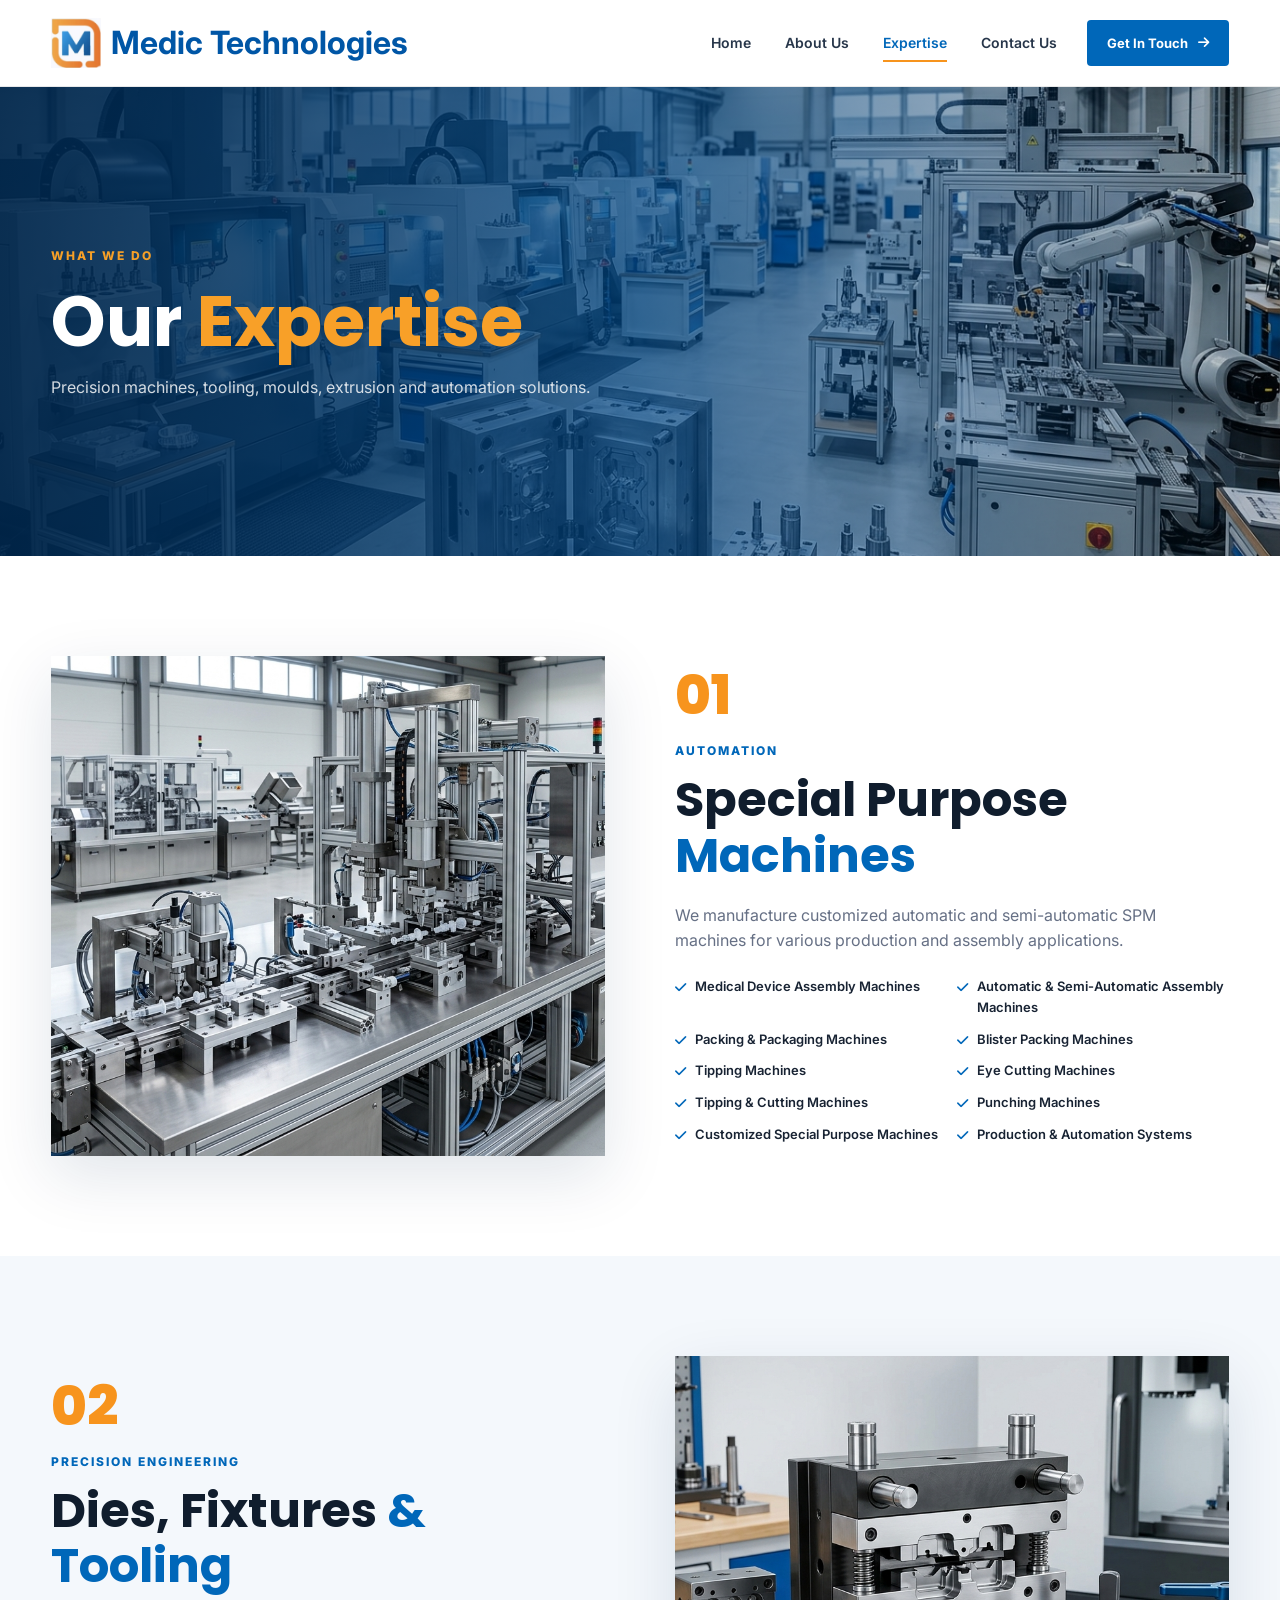
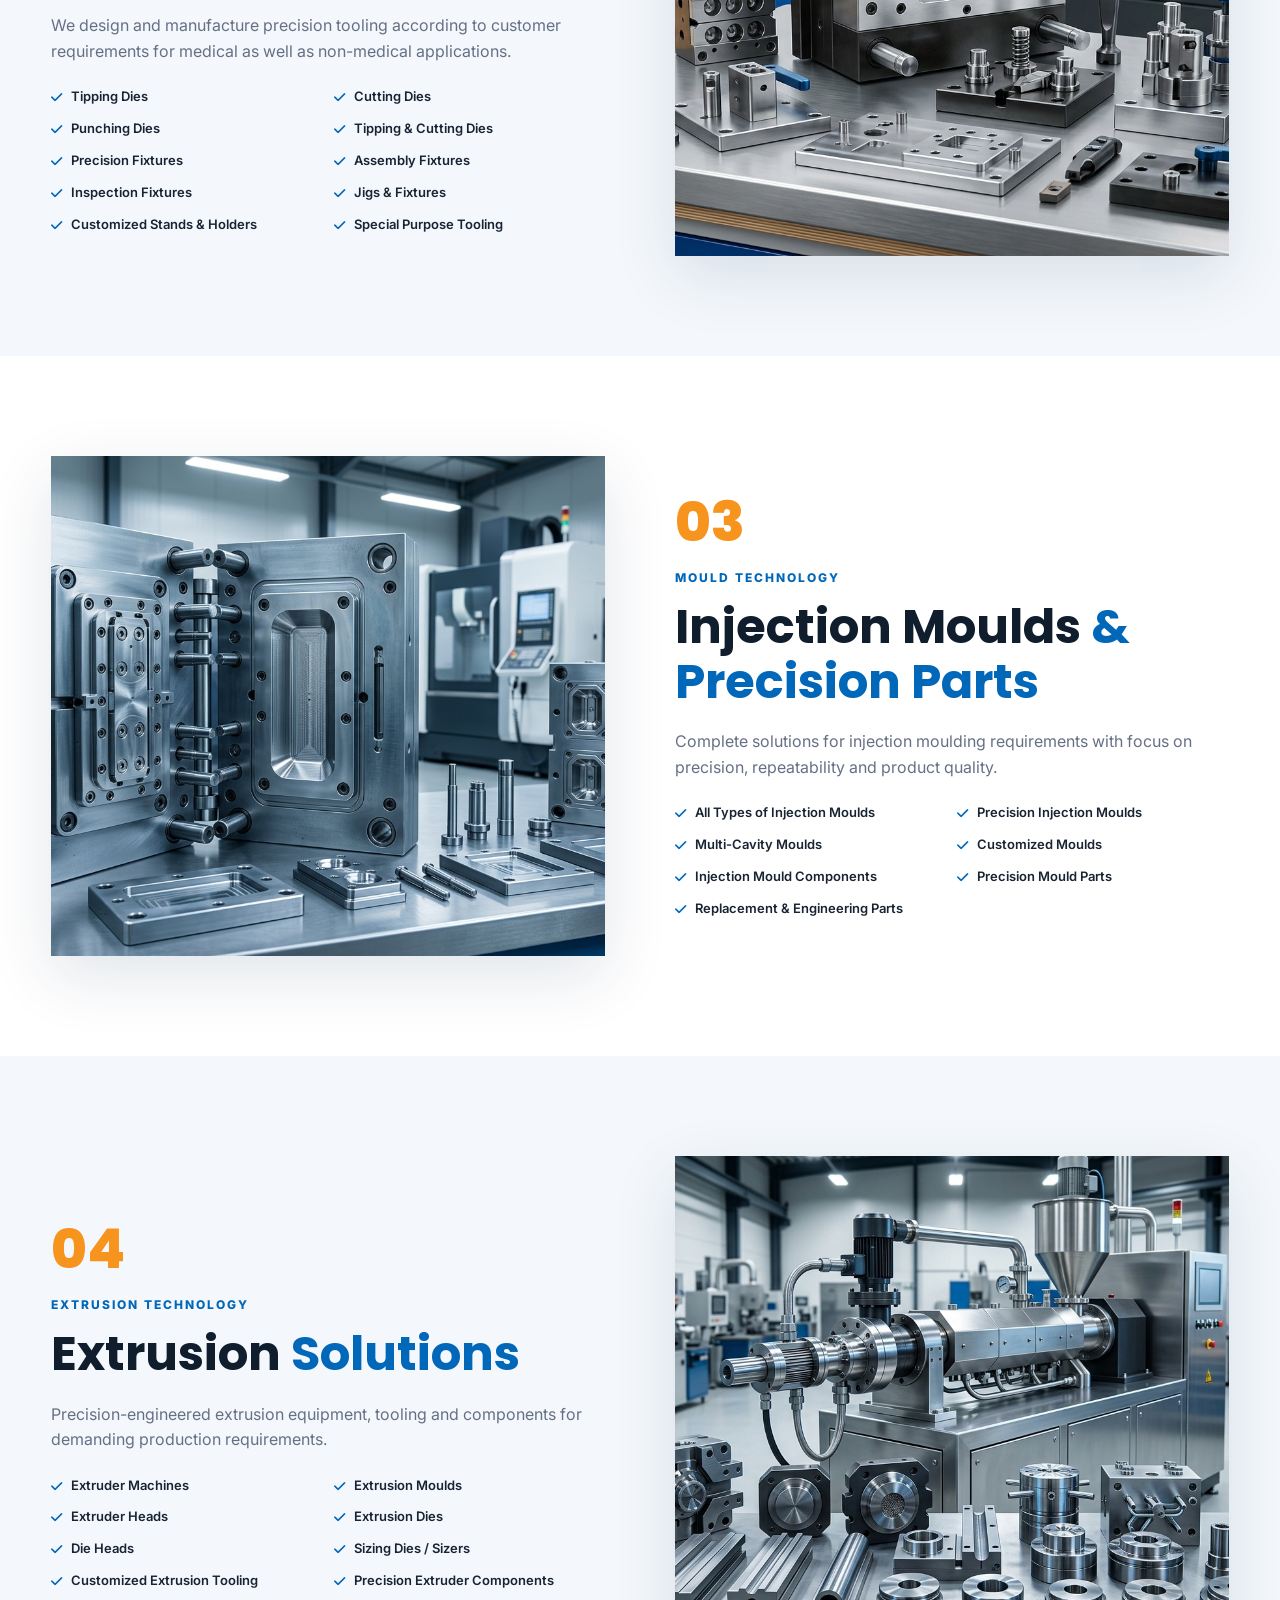
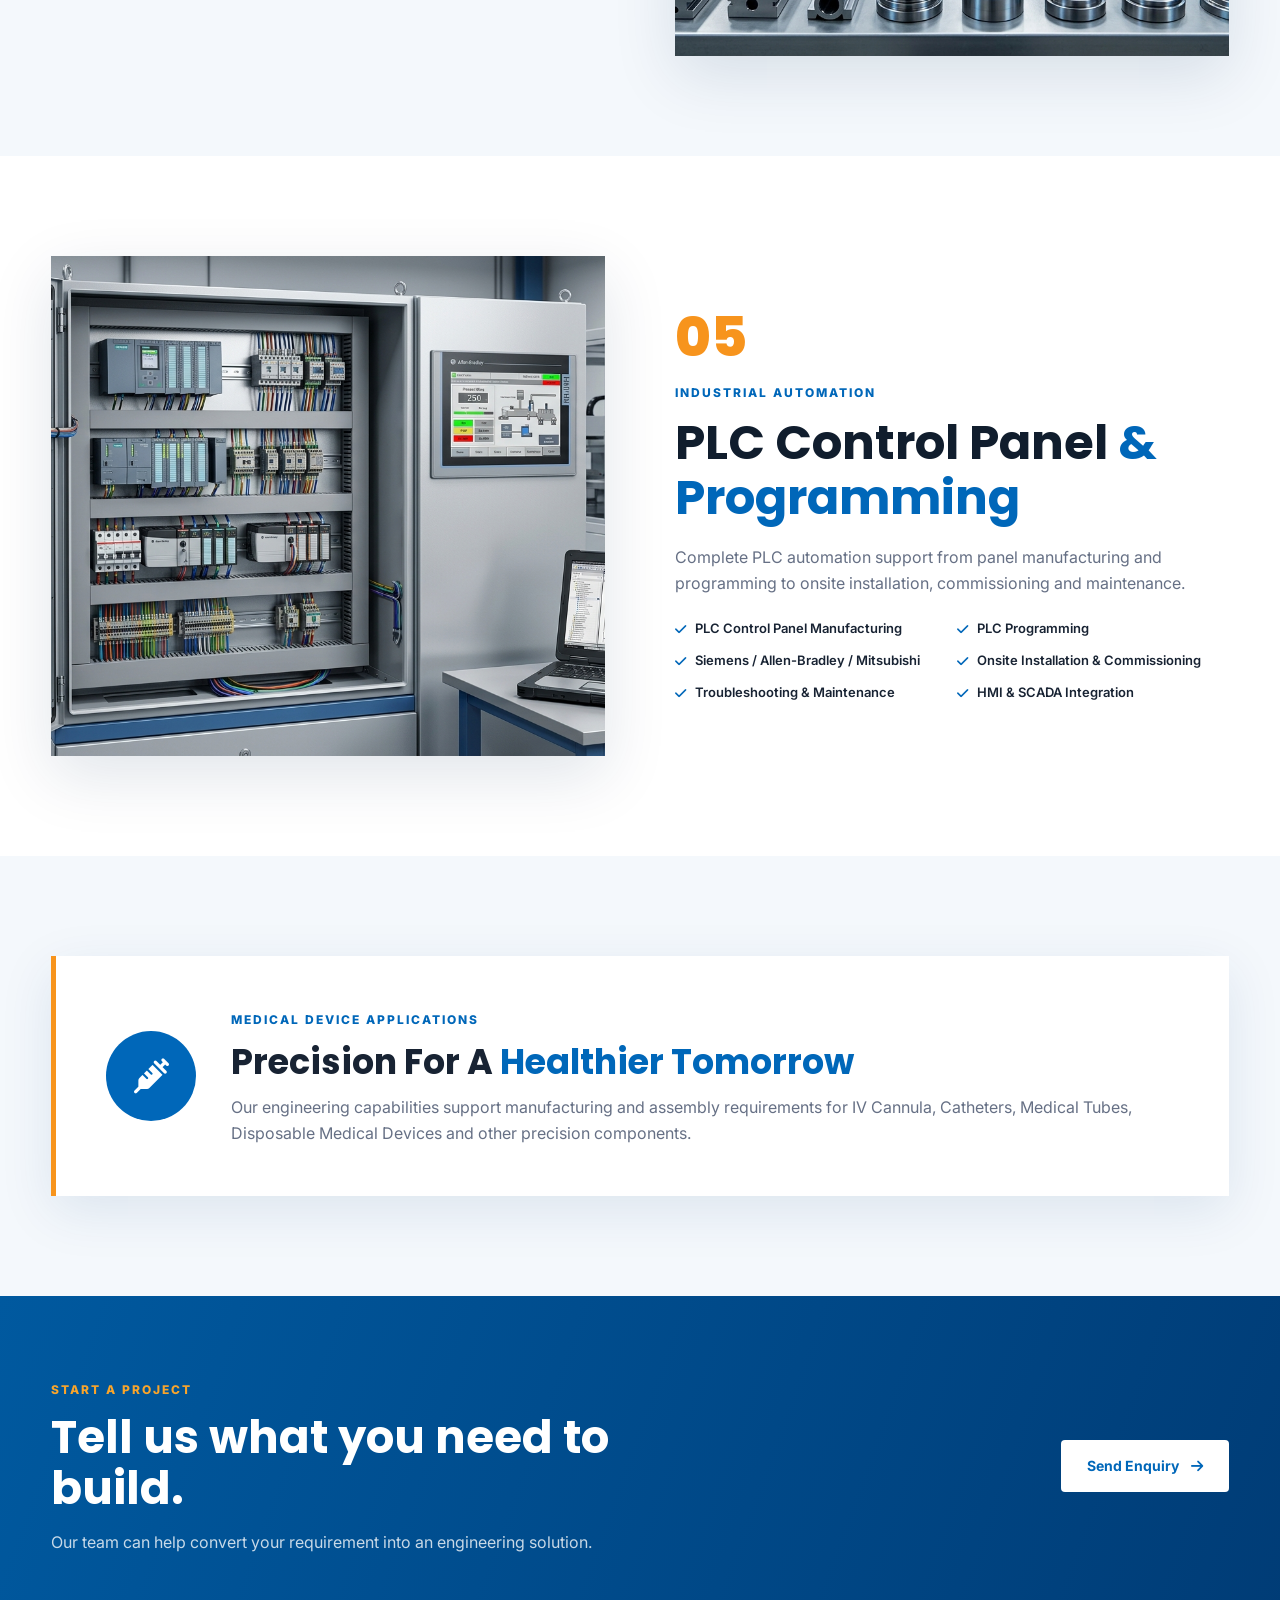
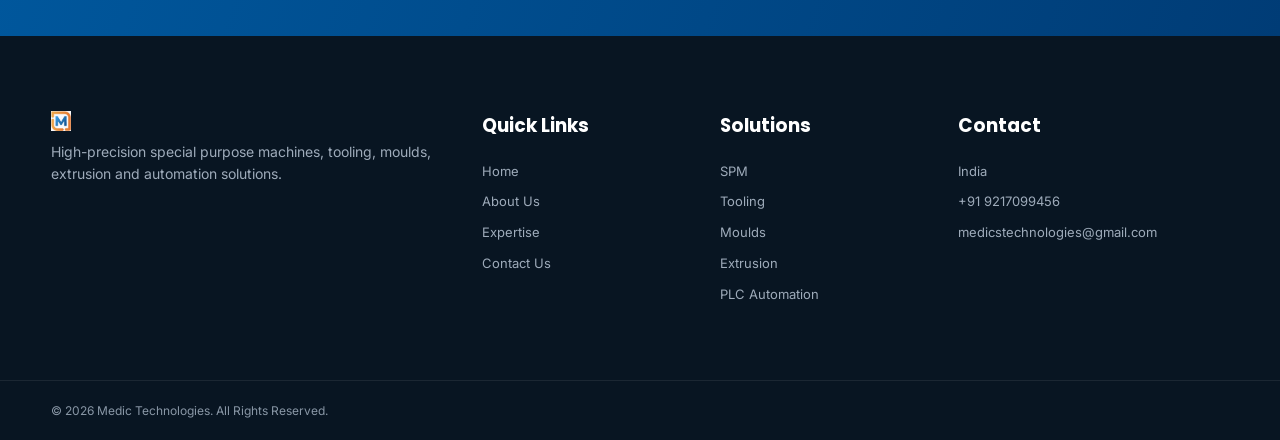
<file: expertise.html>
<!DOCTYPE html>
<html lang="en">

<head>

    <meta charset="UTF-8">
    <meta name="viewport" content="width=device-width, initial-scale=1.0">

    <title>Expertise | Medic Technologies</title>

    <link rel="stylesheet" href="css/style.css">

    <link rel="preconnect" href="https://fonts.googleapis.com">
    <link rel="preconnect" href="https://fonts.gstatic.com" crossorigin>

    <link
        href="https://fonts.googleapis.com/css2?family=Inter:wght@400;500;600;700;800&family=Poppins:wght@500;600;700;800&display=swap"
        rel="stylesheet">

    <link rel="stylesheet"
        href="https://cdnjs.cloudflare.com/ajax/libs/font-awesome/6.5.2/css/all.min.css">

</head>

<body>


<header class="header">

    <div class="container nav-container">

        <a href="index.html" class="logo">
            <img src="images/LOGO.jpeg" alt="Medic Technologies">
        </a>

        <h1 class="Brand">
            Medic
            <span>Technologies</span>
        </h1> 

        <nav class="navbar" id="navbar">

            <a href="index.html" class="nav-link">Home</a>

            <a href="about.html" class="nav-link">About Us</a>

            <a href="expertise.html" class="nav-link active">Expertise</a>

            <a href="contact.html" class="nav-link">Contact Us</a>

        </nav>

        <div class="nav-right">

            <a href="contact.html" class="header-btn">
                Get In Touch
                <i class="fa-solid fa-arrow-right"></i>
            </a>

            <button class="menu-toggle" id="menuToggle">
                <i class="fa-solid fa-bars"></i>
            </button>

        </div>

    </div>

</header>


<section class="page-hero">

    <div class="page-hero-bg"
        style="background-image:url('images/expertise.png');">
    </div>

    <div class="page-hero-overlay"></div>

    <div class="container page-hero-content">

        <span>WHAT WE DO</span>

        <h1>
            Our
            <span>Expertise</span>
        </h1>

        <p>
            Precision machines, tooling, moulds, extrusion and
            automation solutions.
        </p>

    </div>

</section>


<!-- SPM -->

<section class="expertise-detail section-padding" id="spm">

    <div class="container expertise-grid">

        <div class="expertise-image reveal">

            <img src="images/spm3.png"
                alt="Special Purpose Machines">

        </div>


        <div class="expertise-content reveal">

            <span class="expertise-number">
                01
            </span>

            <span class="section-tag">
                AUTOMATION
            </span>

            <h2>
                Special Purpose
                <span>Machines</span>
            </h2>

            <p>
                We manufacture customized automatic and
                semi-automatic SPM machines for various production
                and assembly applications.
            </p>

            <ul>

                <li>
                    <i class="fa-solid fa-check"></i>
                    Medical Device Assembly Machines
                </li>

                <li>
                    <i class="fa-solid fa-check"></i>
                    Automatic & Semi-Automatic Assembly Machines
                </li>

                <li>
                    <i class="fa-solid fa-check"></i>
                    Packing & Packaging Machines
                </li>

                <li>
                    <i class="fa-solid fa-check"></i>
                    Blister Packing Machines
                </li>

                <li>
                    <i class="fa-solid fa-check"></i>
                    Tipping Machines
                </li>

                <li>
                    <i class="fa-solid fa-check"></i>
                    Eye Cutting Machines
                </li>

                <li>
                    <i class="fa-solid fa-check"></i>
                    Tipping & Cutting Machines
                </li>

                <li>
                    <i class="fa-solid fa-check"></i>
                    Punching Machines
                </li>

                <li>
                    <i class="fa-solid fa-check"></i>
                    Customized Special Purpose Machines
                </li>

                <li>
                    <i class="fa-solid fa-check"></i>
                    Production & Automation Systems
                </li>

            </ul>

        </div>

    </div>

</section>


<!-- TOOLING -->

<section class="expertise-detail alternate section-padding" id="tooling">

    <div class="container expertise-grid">

        <div class="expertise-content reveal">

            <span class="expertise-number">
                02
            </span>

            <span class="section-tag">
                PRECISION ENGINEERING
            </span>

            <h2>
                Dies, Fixtures
                <span>& Tooling</span>
            </h2>

            <p>
                We design and manufacture precision tooling
                according to customer requirements for medical
                as well as non-medical applications.
            </p>

            <ul>

                <li>
                    <i class="fa-solid fa-check"></i>
                    Tipping Dies
                </li>

                <li>
                    <i class="fa-solid fa-check"></i>
                    Cutting Dies
                </li>

                <li>
                    <i class="fa-solid fa-check"></i>
                    Punching Dies
                </li>

                <li>
                    <i class="fa-solid fa-check"></i>
                    Tipping & Cutting Dies
                </li>

                <li>
                    <i class="fa-solid fa-check"></i>
                    Precision Fixtures
                </li>

                <li>
                    <i class="fa-solid fa-check"></i>
                    Assembly Fixtures
                </li>

                <li>
                    <i class="fa-solid fa-check"></i>
                    Inspection Fixtures
                </li>

                <li>
                    <i class="fa-solid fa-check"></i>
                    Jigs & Fixtures
                </li>

                <li>
                    <i class="fa-solid fa-check"></i>
                    Customized Stands & Holders
                </li>

                <li>
                    <i class="fa-solid fa-check"></i>
                    Special Purpose Tooling
                </li>

            </ul>

        </div>


        <div class="expertise-image reveal">

            <img src="images/die2.png"
                alt="Dies Fixtures and Tooling">

        </div>

    </div>

</section>


<!-- MOULDS -->

<section class="expertise-detail section-padding" id="moulds">

    <div class="container expertise-grid">

        <div class="expertise-image reveal">

            <img src="images/moulds1.png"
                alt="Injection Moulds">

        </div>


        <div class="expertise-content reveal">

            <span class="expertise-number">
                03
            </span>

            <span class="section-tag">
                MOULD TECHNOLOGY
            </span>

            <h2>
                Injection Moulds
                <span>& Precision Parts</span>
            </h2>

            <p>
                Complete solutions for injection moulding
                requirements with focus on precision, repeatability
                and product quality.
            </p>

            <ul>

                <li>
                    <i class="fa-solid fa-check"></i>
                    All Types of Injection Moulds
                </li>

                <li>
                    <i class="fa-solid fa-check"></i>
                    Precision Injection Moulds
                </li>

                <li>
                    <i class="fa-solid fa-check"></i>
                    Multi-Cavity Moulds
                </li>

                <li>
                    <i class="fa-solid fa-check"></i>
                    Customized Moulds
                </li>

                <li>
                    <i class="fa-solid fa-check"></i>
                    Injection Mould Components
                </li>

                <li>
                    <i class="fa-solid fa-check"></i>
                    Precision Mould Parts
                </li>

                <li>
                    <i class="fa-solid fa-check"></i>
                    Replacement & Engineering Parts
                </li>

            </ul>

        </div>

    </div>

</section>


<!-- EXTRUSION -->

<section class="expertise-detail alternate section-padding" id="extrusion">

    <div class="container expertise-grid">

        <div class="expertise-content reveal">

            <span class="expertise-number">
                04
            </span>

            <span class="section-tag">
                EXTRUSION TECHNOLOGY
            </span>

            <h2>
                Extrusion
                <span>Solutions</span>
            </h2>

            <p>
                Precision-engineered extrusion equipment,
                tooling and components for demanding
                production requirements.
            </p>

            <ul>

                <li>
                    <i class="fa-solid fa-check"></i>
                    Extruder Machines
                </li>

                <li>
                    <i class="fa-solid fa-check"></i>
                    Extrusion Moulds
                </li>

                <li>
                    <i class="fa-solid fa-check"></i>
                    Extruder Heads
                </li>

                <li>
                    <i class="fa-solid fa-check"></i>
                    Extrusion Dies
                </li>

                <li>
                    <i class="fa-solid fa-check"></i>
                    Die Heads
                </li>

                <li>
                    <i class="fa-solid fa-check"></i>
                    Sizing Dies / Sizers
                </li>

                <li>
                    <i class="fa-solid fa-check"></i>
                    Customized Extrusion Tooling
                </li>

                <li>
                    <i class="fa-solid fa-check"></i>
                    Precision Extruder Components
                </li>

            </ul>

        </div>


        <div class="expertise-image reveal">

            <img src="images/extrusion1.png"
                alt="Extrusion Solutions">

        </div>

    </div>

</section>


<!-- PLC -->

<section class="expertise-detail section-padding" id="plc">

    <div class="container expertise-grid">

        <div class="expertise-image reveal">

            <img src="images/plc1.png"
                alt="PLC Control Panel">

        </div>


        <div class="expertise-content reveal">

            <span class="expertise-number">
                05
            </span>

            <span class="section-tag">
                INDUSTRIAL AUTOMATION
            </span>

            <h2>
                PLC Control Panel
                <span>& Programming</span>
            </h2>

            <p>
                Complete PLC automation support from panel
                manufacturing and programming to onsite installation,
                commissioning and maintenance.
            </p>

            <ul>

                <li>
                    <i class="fa-solid fa-check"></i>
                    PLC Control Panel Manufacturing
                </li>

                <li>
                    <i class="fa-solid fa-check"></i>
                    PLC Programming
                </li>

                <li>
                    <i class="fa-solid fa-check"></i>
                    Siemens / Allen-Bradley / Mitsubishi
                </li>

                <li>
                    <i class="fa-solid fa-check"></i>
                    Onsite Installation & Commissioning
                </li>

                <li>
                    <i class="fa-solid fa-check"></i>
                    Troubleshooting & Maintenance
                </li>

                <li>
                    <i class="fa-solid fa-check"></i>
                    HMI & SCADA Integration
                </li>

            </ul>

        </div>

    </div>

</section>


<!-- MEDICAL APPLICATION -->

<section class="medical-highlight section-padding">

    <div class="container">

        <div class="medical-box reveal">

            <div class="medical-icon">

                <i class="fa-solid fa-syringe"></i>

            </div>

            <div>

                <span class="section-tag">
                    MEDICAL DEVICE APPLICATIONS
                </span>

                <h2>
                    Precision For A
                    <span>Healthier Tomorrow</span>
                </h2>

                <p>
                    Our engineering capabilities support manufacturing
                    and assembly requirements for IV Cannula,
                    Catheters, Medical Tubes, Disposable Medical
                    Devices and other precision components.
                </p>

            </div>

        </div>

    </div>

</section>


<section class="cta-section">

    <div class="container cta-content reveal">

        <div>

            <span class="section-tag light">
                START A PROJECT
            </span>

            <h2>
                Tell us what you need to build.
            </h2>

            <p>
                Our team can help convert your requirement
                into an engineering solution.
            </p>

        </div>

        <a href="contact.html" class="btn btn-white">
            Send Enquiry
            <i class="fa-solid fa-arrow-right"></i>
        </a>

    </div>

</section>


<footer class="footer">

    <div class="container footer-grid">

        <div class="footer-about">

            <img src="images/LOGO.jpeg"
                alt="Medic Technologies"
                class="footer-logo">

            <p>
                High-precision special purpose machines,
                tooling, moulds, extrusion and automation solutions.
            </p>

        </div>


        <div class="footer-column">

            <h3>Quick Links</h3>

            <a href="index.html">Home</a>
            <a href="about.html">About Us</a>
            <a href="expertise.html">Expertise</a>
            <a href="contact.html">Contact Us</a>

        </div>


        <div class="footer-column">

            <h3>Solutions</h3>

            <a href="#spm">SPM</a>
            <a href="#tooling">Tooling</a>
            <a href="#moulds">Moulds</a>
            <a href="#extrusion">Extrusion</a>
            <a href="#plc">PLC Automation</a>

        </div>


        <div class="footer-column">

            <h3>Contact</h3>

            <p>India</p>
            <p>+91 9217099456</p>
            <p>medicstechnologies@gmail.com</p>

        </div>

    </div>


    <div class="footer-bottom">

        <div class="container">

            <p>
                © 2026 Medic Technologies. All Rights Reserved.
            </p>

        </div>

    </div>

</footer>


<script src="js/script.js"></script>

</body>
</html>
</file>
<file: css/style.css>
/* =========================================================
   MEDIC TECHNOLOGIES
   MAIN STYLESHEET
========================================================= */


/* ================= RESET ================= */

* {
    margin: 0;
    padding: 0;
    box-sizing: border-box;
}

html {
    scroll-behavior: smooth;
}

body {
    font-family: "Inter", sans-serif;
    color: #182333;
    background: #ffffff;
    line-height: 1.6;
    overflow-x: hidden;
}

img {
    max-width: 100%;
    display: block;
}

a {
    text-decoration: none;
    color: inherit;
}

button,
input,
textarea,
select {
    font-family: inherit;
}

button {
    cursor: pointer;
}


/* ================= VARIABLES ================= */

:root {

    --blue: #0067b9;
    --dark-blue: #004f91;
    --deep-blue: #003b70;

    --orange: #f7941d;
    --dark: #101d2d;

    --text: #182333;
    --muted: #667085;

    --light: #f4f8fc;
    --border: #e5ebf2;

    --white: #ffffff;

    --shadow:
        0 15px 50px rgba(0, 60, 120, 0.10);

    --transition:
        all 0.35s ease;
}


/* ================= CONTAINER ================= */

.container {
    width: min(1180px, 92%);
    margin: auto;
}


/* ================= HEADER ================= */

.header {
    position: fixed;
    top: 0;
    left: 0;
    width: 100%;
    z-index: 1000;

    background: rgba(255, 255, 255, 0.96);

    border-bottom: 1px solid rgba(0, 0, 0, 0.06);

    transition: var(--transition);
}

.header.scrolled {
    box-shadow: 0 8px 30px rgba(0, 0, 0, 0.08);
}

.nav-container {
    min-height: 86px;

    display: flex;
    align-items: center;
    justify-content: space-between;

    gap: 30px;
    
}

.Brand {
    margin-left: -20px;
    margin-right: auto;
    flex-shrink: 0;
    color: #0056a6;
}


.logo img {
    width: 50px;
    height: auto;
}

.navbar {
    display: flex;
    align-items: center;
    gap: 34px;
}

.nav-link {
    position: relative;

    font-size: 14px;
    font-weight: 600;

    color: #27364a;

    padding: 31px 0;

    transition: var(--transition);
}

.nav-link:hover,
.nav-link.active {
    color: var(--blue);
}

.nav-link::after {
    content: "";

    position: absolute;

    left: 0;
    bottom: 23px;

    width: 0;
    height: 2px;

    background: var(--orange);

    transition: var(--transition);
}

.nav-link:hover::after,
.nav-link.active::after {
    width: 100%;
}

.nav-right {
    display: flex;
    align-items: center;
    gap: 15px;
}

.header-btn {
    display: inline-flex;
    align-items: center;
    gap: 10px;

    background: var(--blue);
    color: white;

    padding: 13px 20px;

    border-radius: 4px;

    font-size: 13px;
    font-weight: 700;

    transition: var(--transition);
}

.header-btn:hover {
    background: var(--dark-blue);
    transform: translateY(-2px);
}

.menu-toggle {
    display: none;

    width: 44px;
    height: 44px;

    border: 0;
    background: var(--light);

    color: var(--blue);

    border-radius: 5px;

    font-size: 20px;
}


/* ================= HERO ================= */

.hero {
    position: relative;

    height: 720px;

    overflow: hidden;

    margin-top: 86px;
}

.hero-slider,
.hero-slide {
    height: 100%;
}

.hero-slide {
    position: absolute;

    inset: 0;

    opacity: 0;
    visibility: hidden;

    transition:
        opacity 0.8s ease,
        visibility 0.8s ease;
}

.hero-slide.active {
    opacity: 1;
    visibility: visible;
}


.hero-slide > img {
    position: absolute;
    inset: 0;

    width: 100%;
    height: 100%;

    object-fit: cover;

    transform: scale(1);
}

.hero-slide.active > img {
    animation: heroZoom 6s ease-out forwards;
}

@keyframes heroZoom {
    from {
        transform: scale(1);
    }

    to {
        transform: scale(1.18);
    }
}


.hero-overlay {
    position: absolute;

    inset: 0;

    background:
        linear-gradient(
            90deg,
            rgba(0, 30, 60, 0.88),
            rgba(0, 55, 110, 0.62),
            rgba(0, 0, 0, 0.10)
        );
}

.hero-content {
    position: relative;

    z-index: 2;

    height: 100%;

    display: flex;

    flex-direction: column;

    justify-content: center;

    align-items: flex-start;

    color: white;

    max-width: 1180px;
}

.hero-small-title {
    color: #f8a62c;

    font-size: 13px;

    letter-spacing: 2px;

    font-weight: 700;

    margin-bottom: 18px;
}

.hero h1 {
    font-family: "Poppins", sans-serif;

    font-size: clamp(42px, 5vw, 72px);

    line-height: 1.08;

    max-width: 760px;

    margin-bottom: 25px;

    font-weight: 800;
}

.hero h1 span {
    color: #f89b21;
}

.hero p {
    max-width: 650px;

    font-size: 17px;

    color: rgba(255, 255, 255, 0.88);

    margin-bottom: 35px;
}

.hero-buttons {
    display: flex;
    gap: 14px;
    flex-wrap: wrap;
}


/* ================= BUTTONS ================= */

.btn {
    display: inline-flex;

    align-items: center;
    justify-content: center;

    gap: 12px;

    min-height: 52px;

    padding: 0 25px;

    border-radius: 4px;

    font-size: 14px;
    font-weight: 700;

    transition: var(--transition);

    border: 1px solid transparent;
}

.btn-primary {
    background: var(--orange);
    color: white;
}

.btn-primary:hover {
    background: #e6820d;

    transform: translateY(-3px);

    box-shadow:
        0 12px 25px rgba(247, 148, 29, 0.25);
}

.btn-outline {
    border-color: rgba(255, 255, 255, 0.7);

    color: white;
}

.btn-outline:hover {
    background: white;
    color: var(--blue);
}

.btn-white {
    background: white;
    color: var(--blue);
}

.btn-white:hover {
    transform: translateY(-3px);

    box-shadow:
        0 12px 30px rgba(0, 0, 0, 0.15);
}


/* ================= SLIDER CONTROLS ================= */

.slider-controls {
    position: absolute;

    z-index: 5;

    bottom: 35px;
    right: 5%;

    display: flex;

    align-items: center;

    gap: 18px;

    color: white;
}

.slider-controls button {
    width: 45px;
    height: 45px;

    border: 1px solid rgba(255,255,255,.5);

    background: rgba(0,0,0,.15);

    color: white;

    border-radius: 50%;

    transition: var(--transition);
}

.slider-controls button:hover {
    background: var(--orange);
    border-color: var(--orange);
}

#slideNumber {
    font-size: 13px;
    font-weight: 700;
}


/* ================= SECTIONS ================= */

.section-padding {
    padding: 100px 0;
}

.section-heading {
    max-width: 750px;

    margin-bottom: 55px;
}

.section-heading.centered {
    text-align: center;

    margin-left: auto;
    margin-right: auto;
}

.section-tag {
    display: inline-block;

    color: var(--blue);

    font-size: 12px;

    letter-spacing: 2px;

    font-weight: 800;

    margin-bottom: 12px;
}

.section-tag.light {
    color: #f9a52b;
}

.section-heading h2,
.about-content h2,
.expertise-content h2,
.contact-info h2 {
    font-family: "Poppins", sans-serif;

    font-size: clamp(32px, 4vw, 48px);

    line-height: 1.15;

    margin-bottom: 20px;

    color: var(--dark);
}

.section-heading h2 span,
.about-content h2 span,
.expertise-content h2 span,
.contact-info h2 span {
    color: var(--blue);
}

.section-heading p {
    color: var(--muted);

    font-size: 16px;
}


/* ================= INTRO ================= */

.intro-section {
    background: white;
}

.feature-grid {
    display: grid;

    grid-template-columns:
        repeat(4, 1fr);

    gap: 20px;
}

.feature-card {
    padding: 32px 25px;

    border: 1px solid var(--border);

    background: white;

    transition: var(--transition);
}

.feature-card:hover {
    transform: translateY(-8px);

    box-shadow: var(--shadow);

    border-color: transparent;
}

.feature-icon {
    width: 58px;
    height: 58px;

    display: grid;
    place-items: center;

    background:
        rgba(0, 103, 185, 0.10);

    color: var(--blue);

    font-size: 22px;

    border-radius: 8px;

    margin-bottom: 22px;
}

.feature-card h3 {
    font-family: "Poppins", sans-serif;

    margin-bottom: 10px;
}

.feature-card p {
    color: var(--muted);

    font-size: 14px;
}


/* ================= SOLUTIONS ================= */

.solutions-section {
    background: var(--light);
}

.solutions-grid {
    display: grid;

    grid-template-columns:
        repeat(2, 1fr);

    gap: 25px;
}

.solution-card {
    background: white;

    overflow: hidden;

    box-shadow:
        0 5px 25px rgba(0, 50, 100, .06);

    transition: var(--transition);
}

.solution-card:hover {
    transform: translateY(-7px);

    box-shadow:
        0 20px 45px rgba(0, 50, 100, .13);
}

.solution-card.large {
    grid-column: span 1;
}

.solution-image {
    height: 270px;

    overflow: hidden;
}

.solution-image img {
    width: 100%;
    height: 100%;

    object-fit: cover;

    transition:
        transform .6s ease;
}

.solution-card:hover .solution-image img {
    transform: scale(1.06);
}

.solution-content {
    padding: 30px;
}

.solution-number {
    color: var(--orange);

    font-size: 12px;

    font-weight: 800;

    letter-spacing: 1px;
}

.solution-content h3 {
    font-family: "Poppins", sans-serif;

    font-size: 24px;

    margin: 8px 0 12px;
}

.solution-content p {
    color: var(--muted);

    font-size: 14px;

    margin-bottom: 20px;
}

.solution-content a {
    color: var(--blue);

    font-size: 13px;

    font-weight: 800;

    display: inline-flex;

    align-items: center;

    gap: 8px;
}


/* ================= INDUSTRIES ================= */

.industries-section {
    background: white;
}

.industry-grid {
    display: grid;

    grid-template-columns:
        repeat(3, 1fr);

    gap: 20px;
}

.industry-card {
    padding: 35px 28px;

    border: 1px solid var(--border);

    text-align: center;

    transition: var(--transition);
}

.industry-card:hover {
    background: var(--blue);

    color: white;

    transform: translateY(-6px);
}

.industry-card i {
    font-size: 34px;

    color: var(--blue);

    margin-bottom: 20px;
}

.industry-card:hover i {
    color: white;
}

.industry-card h3 {
    font-family: "Poppins", sans-serif;

    margin-bottom: 10px;
}

.industry-card p {
    color: var(--muted);

    font-size: 14px;
}

.industry-card:hover p {
    color: rgba(255,255,255,.82);
}


/* ================= PROCESS ================= */

.process-section {
    background: var(--light);
}

.process-line {
    display: grid;

    grid-template-columns:
        repeat(4, 1fr);

    gap: 25px;

    position: relative;
}

.process-step {
    position: relative;

    padding: 20px;
}

.process-number {
    width: 55px;
    height: 55px;

    display: grid;
    place-items: center;

    background: var(--blue);

    color: white;

    border-radius: 50%;

    font-weight: 800;

    margin-bottom: 20px;
}

.process-step h3 {
    font-family: "Poppins", sans-serif;

    margin-bottom: 10px;
}

.process-step p {
    color: var(--muted);

    font-size: 14px;
}


/* ================= STATS ================= */

.stats-section {
    background:
        linear-gradient(
            120deg,
            var(--deep-blue),
            var(--blue)
        );

    padding: 75px 0;

    color: white;
}

.stats-grid {
    display: grid;

    grid-template-columns:
        repeat(4, 1fr);

    gap: 25px;

    text-align: center;
}

.stat-item {
    border-right:
        1px solid rgba(255,255,255,.18);
}

.stat-item:last-child {
    border-right: 0;
}

.stat-item strong {
    font-family: "Poppins", sans-serif;

    font-size: 48px;

    line-height: 1;

    font-weight: 800;
}

.stat-item span {
    font-size: 30px;

    color: #f7a026;
}

.stat-item p {
    margin-top: 10px;

    color: rgba(255,255,255,.75);

    font-size: 13px;
}


/* ================= CTA ================= */

.cta-section {
    background:
        linear-gradient(
            110deg,
            #00599f,
            #003c76
        );

    padding: 80px 0;

    color: white;
}

.cta-content {
    display: flex;

    align-items: center;

    justify-content: space-between;

    gap: 40px;
}

.cta-content h2 {
    font-family: "Poppins", sans-serif;

    font-size: clamp(30px, 4vw, 45px);

    line-height: 1.15;

    max-width: 700px;

    margin-bottom: 15px;
}

.cta-content p {
    color: rgba(255,255,255,.78);
}


/* ================= FOOTER ================= */

.footer {
    background: #081522;

    color: white;
}

.footer-grid {
    padding: 75px 0;

    display: grid;

    grid-template-columns:
        2fr 1fr 1fr 1.4fr;

    gap: 45px;
}

.footer-logo {
    width: 20px;

    margin-bottom: 10px;

    <!-- 
    filter: brightness(0) invert(1); 
    -->
}

.footer-about p {
    max-width: 380px;

    color: #9eabba;

    font-size: 14px;
}

.footer-column {
    display: flex;

    flex-direction: column;

    gap: 10px;
}

.footer-column h3 {
    font-family: "Poppins", sans-serif;

    margin-bottom: 10px;
}

.footer-column a,
.footer-column p {
    color: #9eabba;

    font-size: 13px;

    transition: var(--transition);
}

.footer-column a:hover {
    color: white;

    transform: translateX(4px);
}

.footer-bottom {
    border-top:
        1px solid rgba(255,255,255,.08);

    padding: 20px 0;

    color: #8997a6;

    font-size: 12px;
}

.footer-bottom .container {
    display: flex;

    justify-content: space-between;

    gap: 20px;
}


/* ================= PAGE HERO ================= */

.page-hero {
    height: 470px;

    margin-top: 86px;

    position: relative;

    overflow: hidden;

    display: flex;

    align-items: center;
}

.page-hero-bg {
    position: absolute;

    inset: 0;

    background-size: cover;
    background-position: center;
}

.page-hero-overlay {
    position: absolute;

    inset: 0;

    background:
        linear-gradient(
            90deg,
            rgba(0,38,75,.92),
            rgba(0,69,130,.70),
            rgba(0,0,0,.20)
        );
}

.page-hero-content {
    position: relative;

    z-index: 2;

    color: white;
}

.page-hero-content > span {
    color: #f7a027;

    font-size: 12px;

    letter-spacing: 2px;

    font-weight: 800;
}

.page-hero-content h1 {
    font-family: "Poppins", sans-serif;

    font-size: clamp(42px, 6vw, 70px);

    line-height: 1.1;

    margin: 15px 0;
}

.page-hero-content h1 span {
    color: #f8a028;
}

.page-hero-content p {
    max-width: 650px;

    color: rgba(255,255,255,.82);
}


/* ================= ABOUT ================= */

.about-grid {
    display: grid;

    grid-template-columns:
        1fr 1fr;

    gap: 70px;

    align-items: center;
}

.about-image {
    position: relative;
}

.about-image > img {
    width: 100%;

    height: 500px;

    object-fit: cover;
}

.experience-box {
    position: absolute;

    right: -20px;

    bottom: 30px;

    background: var(--orange);

    color: white;

    padding: 25px 30px;

    display: flex;

    flex-direction: column;
}

.experience-box strong {
    font-size: 20px;
}

.experience-box span {
    font-size: 12px;
}

.about-content > p {
    color: var(--muted);

    margin-bottom: 15px;
}

.about-points {
    display: grid;

    grid-template-columns:
        repeat(2, 1fr);

    gap: 14px;

    margin-top: 25px;
}

.about-points div {
    display: flex;

    gap: 9px;

    align-items: flex-start;

    font-size: 13px;

    font-weight: 700;
}

.about-points i {
    color: var(--orange);

    margin-top: 4px;
}


/* ================= MISSION ================= */

.mission-section {
    background: var(--light);
}

.mission-grid {
    display: grid;

    grid-template-columns:
        repeat(3, 1fr);

    gap: 25px;
}

.mission-card {
    background: white;

    padding: 40px 30px;

    border-top: 4px solid var(--blue);

    transition: var(--transition);
}

.mission-card:hover {
    transform: translateY(-7px);

    box-shadow: var(--shadow);
}

.mission-icon {
    width: 60px;
    height: 60px;

    display: grid;

    place-items: center;

    background: rgba(0,103,185,.1);

    color: var(--blue);

    font-size: 22px;

    margin-bottom: 22px;
}

.mission-card h3 {
    font-family: "Poppins", sans-serif;

    margin-bottom: 10px;
}

.mission-card p {
    color: var(--muted);

    font-size: 14px;
}


/* ================= CAPABILITIES ================= */

.capability-grid {
    display: grid;

    grid-template-columns:
        repeat(4, 1fr);

    gap: 20px;
}

.capability-item {
    padding: 35px 25px;

    border: 1px solid var(--border);

    text-align: center;

    transition: var(--transition);
}

.capability-item:hover {
    transform: translateY(-6px);

    box-shadow: var(--shadow);
}

.capability-item i {
    font-size: 30px;

    color: var(--blue);

    margin-bottom: 18px;
}

.capability-item h3 {
    font-family: "Poppins", sans-serif;

    font-size: 18px;

    margin-bottom: 10px;
}

.capability-item p {
    color: var(--muted);

    font-size: 13px;
}


/* ================= EXPERTISE ================= */

.expertise-detail {
    background: white;
}

.expertise-detail.alternate {
    background: var(--light);
}

.expertise-grid {
    display: grid;

    grid-template-columns:
        1fr 1fr;

    gap: 70px;

    align-items: center;
}

.expertise-image {
    overflow: hidden;

    box-shadow:
        0 20px 60px rgba(0,40,80,.12);
}

.expertise-image img {
    width: 100%;

    height: 500px;

    object-fit: cover;

    transition: transform .6s ease;
}

.expertise-image:hover img {
    transform: scale(1.04);
}

.expertise-number {
    display: block;

    color: var(--orange);

    font-family: "Poppins", sans-serif;

    font-size: 55px;

    font-weight: 800;

    line-height: 1;

    margin-bottom: 15px;
}

.expertise-content > p {
    color: var(--muted);

    margin-bottom: 22px;
}

.expertise-content ul {
    list-style: none;

    display: grid;

    grid-template-columns:
        repeat(2, 1fr);

    gap: 11px;
}

.expertise-content li {
    font-size: 13px;

    font-weight: 600;

    display: flex;

    gap: 9px;
}

.expertise-content li i {
    color: var(--blue);

    margin-top: 5px;
}


/* ================= MEDICAL HIGHLIGHT ================= */

.medical-highlight {
    background: var(--light);
}

.medical-box {
    background: white;

    padding: 50px;

    display: flex;

    align-items: center;

    gap: 35px;

    border-left: 5px solid var(--orange);

    box-shadow: var(--shadow);
}

.medical-icon {
    min-width: 90px;

    height: 90px;

    border-radius: 50%;

    display: grid;

    place-items: center;

    background: var(--blue);

    color: white;

    font-size: 35px;
}

.medical-box h2 {
    font-family: "Poppins", sans-serif;

    font-size: 35px;

    line-height: 1.2;

    margin-bottom: 12px;
}

.medical-box h2 span {
    color: var(--blue);
}

.medical-box p {
    color: var(--muted);
}


/* ================= CONTACT ================= */

.contact-section {
    background: white;
}

.contact-grid {
    display: grid;

    grid-template-columns:
        .85fr 1.15fr;

    gap: 70px;

    align-items: start;
}

.contact-info > p {
    color: var(--muted);

    margin-bottom: 35px;
}

.contact-item {
    display: flex;

    gap: 18px;

    margin-bottom: 25px;
}

.contact-icon {
    width: 50px;
    height: 50px;

    min-width: 50px;

    display: grid;

    place-items: center;

    background: rgba(0,103,185,.10);

    color: var(--blue);

    border-radius: 50%;
}

.contact-item h3 {
    font-family: "Poppins", sans-serif;

    font-size: 15px;
}

.contact-item p {
    color: var(--muted);

    font-size: 13px;
}

.contact-form-wrapper {
    background: var(--light);

    padding: 40px;

    border-top: 4px solid var(--blue);
}

.form-heading {
    margin-bottom: 25px;
}

.form-heading h3 {
    font-family: "Poppins", sans-serif;

    font-size: 26px;
}

.form-heading p {
    color: var(--muted);

    font-size: 13px;
}

.form-row {
    display: grid;

    grid-template-columns:
        1fr 1fr;

    gap: 18px;
}

.form-group {
    margin-bottom: 18px;
}

.form-group label {
    display: block;

    font-size: 12px;

    font-weight: 700;

    margin-bottom: 7px;
}

.form-group input,
.form-group textarea,
.form-group select {
    width: 100%;

    border: 1px solid #d9e0e8;

    background: white;

    padding: 14px 15px;

    outline: none;

    border-radius: 3px;

    font-size: 13px;

    transition: var(--transition);
}

.form-group input:focus,
.form-group textarea:focus,
.form-group select:focus {
    border-color: var(--blue);

    box-shadow:
        0 0 0 3px rgba(0,103,185,.08);
}

.form-group textarea {
    resize: vertical;
}

.form-submit {
    border: 0;

    width: 100%;
}

.form-note {
    text-align: center;

    color: var(--muted);

    font-size: 11px;

    margin-top: 10px;
}


/* ================= MAP ================= */

.map-section {
    height: 380px;
}

.map-placeholder {
    height: 100%;

    background:
        linear-gradient(
            135deg,
            #dfeaf3,
            #eef4f8
        );

    display: grid;

    place-items: center;

    text-align: center;
}

.map-placeholder i {
    font-size: 45px;

    color: var(--blue);

    margin-bottom: 15px;
}

.map-placeholder h3 {
    font-family: "Poppins", sans-serif;
}

.map-placeholder p {
    color: var(--muted);
}


/* ================= REVEAL ANIMATION ================= */

.reveal {
    opacity: 0;

    transform: translateY(35px);

    transition:
        opacity .7s ease,
        transform .7s ease;
}

.reveal.show {
    opacity: 1;

    transform: translateY(0);
}


/* ================= MOBILE ================= */

@media (max-width: 1000px) {

    .navbar {
        gap: 18px;
    }

    .header-btn {
        display: none;
    }

    .feature-grid {
        grid-template-columns:
            repeat(2, 1fr);
    }

    .industry-grid {
        grid-template-columns:
            repeat(2, 1fr);
    }

    .capability-grid {
        grid-template-columns:
            repeat(2, 1fr);
    }

    .about-grid,
    .expertise-grid,
    .contact-grid {
        gap: 40px;
    }

}


@media (max-width: 760px) {

    .section-padding {
        padding: 70px 0;
    }

    .nav-container {
        min-height: 72px;
    }

    .logo img {
        width: 175px;
    }

    .menu-toggle {
        display: block;
    }

    .navbar {
        position: absolute;

        top: 72px;

        left: 0;

        width: 100%;

        background: white;

        padding: 15px 5% 25px;

        flex-direction: column;

        align-items: flex-start;

        gap: 0;

        box-shadow:
            0 15px 30px rgba(0,0,0,.10);

        opacity: 0;

        visibility: hidden;

        transform: translateY(-10px);

        transition: var(--transition);
    }

    .navbar.active {
        opacity: 1;

        visibility: visible;

        transform: translateY(0);
    }

    .nav-link {
        width: 100%;

        padding: 13px 0;

        border-bottom:
            1px solid var(--border);
    }

    .nav-link::after {
        display: none;
    }

    .hero {
        height: 650px;

        margin-top: 72px;
    }

    .hero h1 {
        font-size: 42px;
    }

    .hero p {
        font-size: 15px;
    }

    .hero-buttons {
        width: 100%;
    }

    .btn {
        width: 100%;
    }

    .slider-controls {
        right: 5%;

        bottom: 20px;
    }

    .feature-grid,
    .solutions-grid,
    .industry-grid,
    .process-line,
    .stats-grid,
    .mission-grid,
    .capability-grid {
        grid-template-columns: 1fr;
    }

    .solution-card.large {
        grid-column: span 1;
    }

    .stat-item {
        border-right: 0;

        border-bottom:
            1px solid rgba(255,255,255,.15);

        padding-bottom: 25px;
    }

    .stat-item:last-child {
        border-bottom: 0;
    }

    .cta-content {
        flex-direction: column;

        align-items: flex-start;
    }

    .footer-grid {
        grid-template-columns: 1fr 1fr;
    }

    .footer-bottom .container {
        flex-direction: column;
    }

    .page-hero {
        height: 400px;

        margin-top: 72px;
    }

    .about-grid,
    .expertise-grid,
    .contact-grid {
        grid-template-columns: 1fr;
    }

    .about-image > img,
    .expertise-image img {
        height: 400px;
    }

    .about-points,
    .expertise-content ul,
    .form-row {
        grid-template-columns: 1fr;
    }

    .medical-box {
        flex-direction: column;

        align-items: flex-start;

        padding: 30px;
    }

    .contact-form-wrapper {
        padding: 25px;
    }

}


@media (max-width: 480px) {

    .container {
        width: 90%;
    }

    .hero h1 {
        font-size: 35px;
    }

    .hero {
        height: 620px;
    }

    .section-heading h2,
    .about-content h2,
    .expertise-content h2,
    .contact-info h2 {
        font-size: 31px;
    }

    .footer-grid {
        grid-template-columns: 1fr;
    }

    .footer-logo {
        width: 175px;
    }

    .experience-box {
        right: 0;
    }

}
</file>
